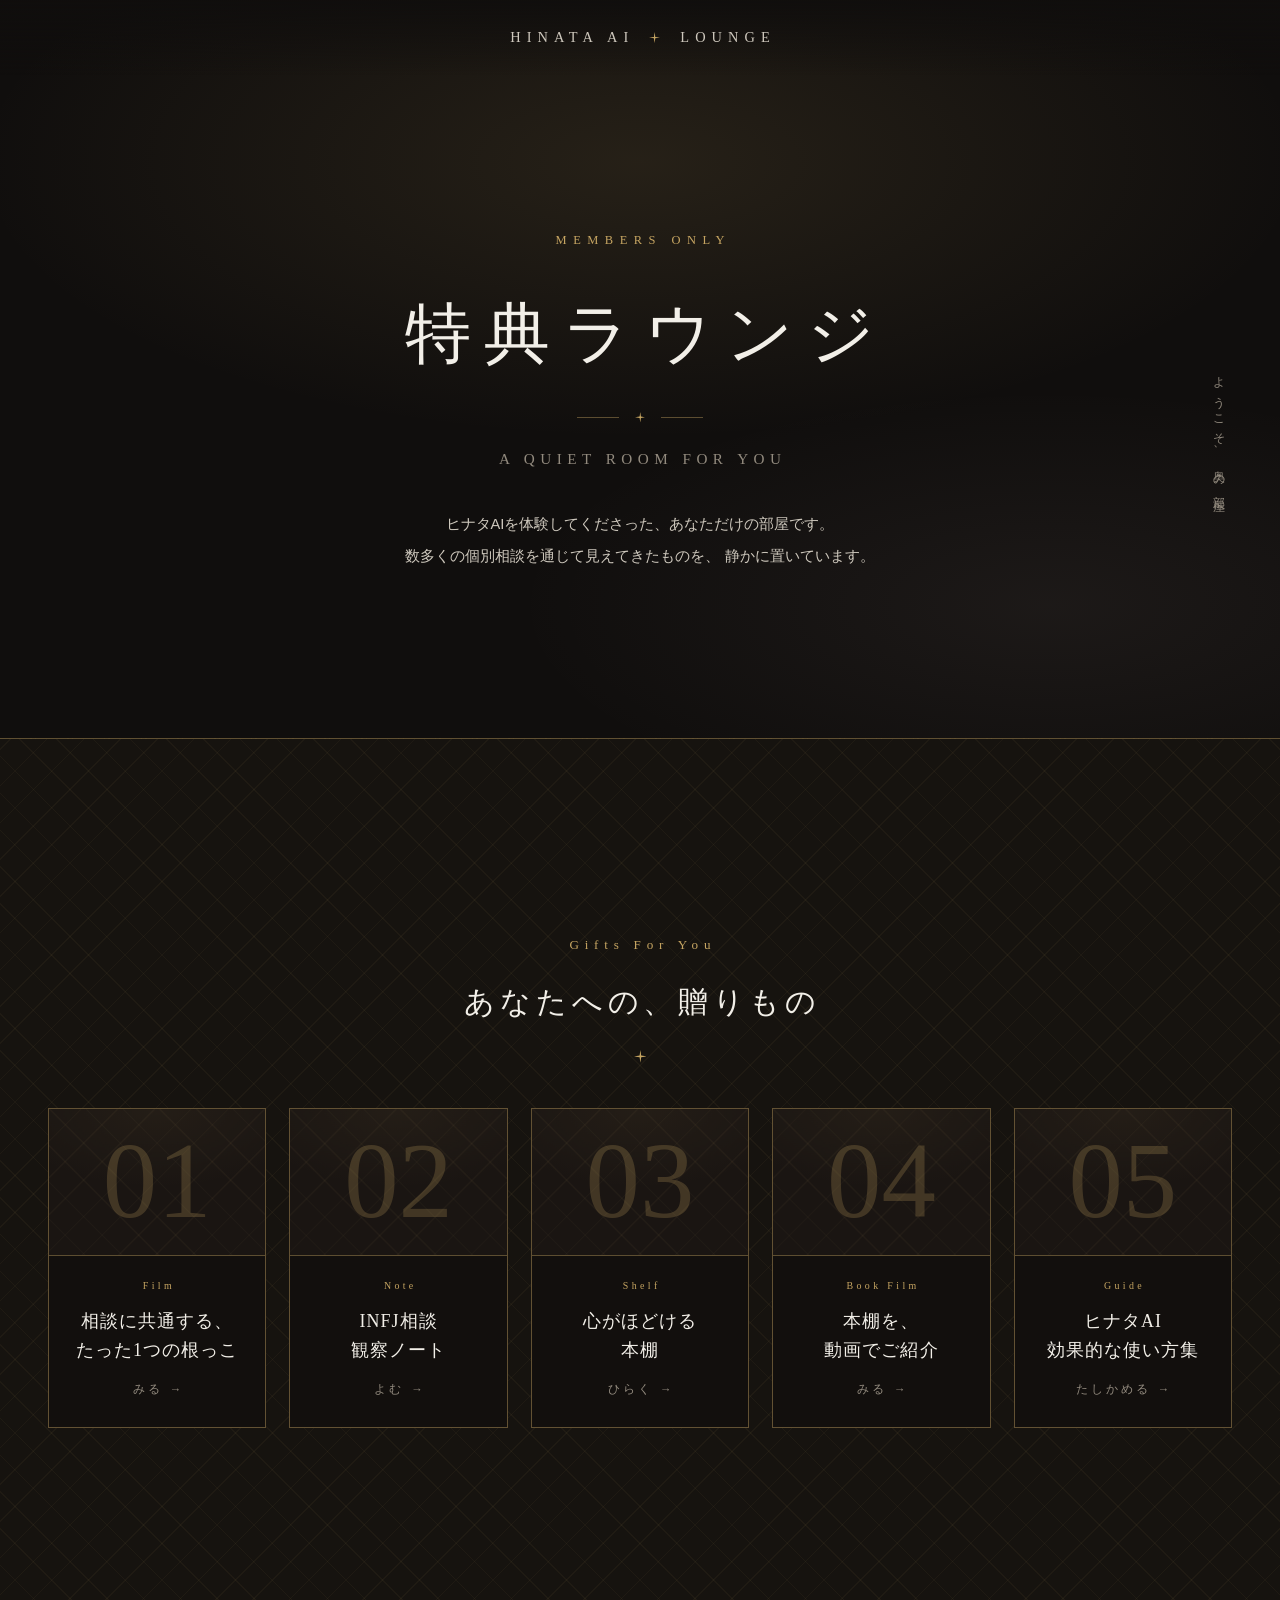
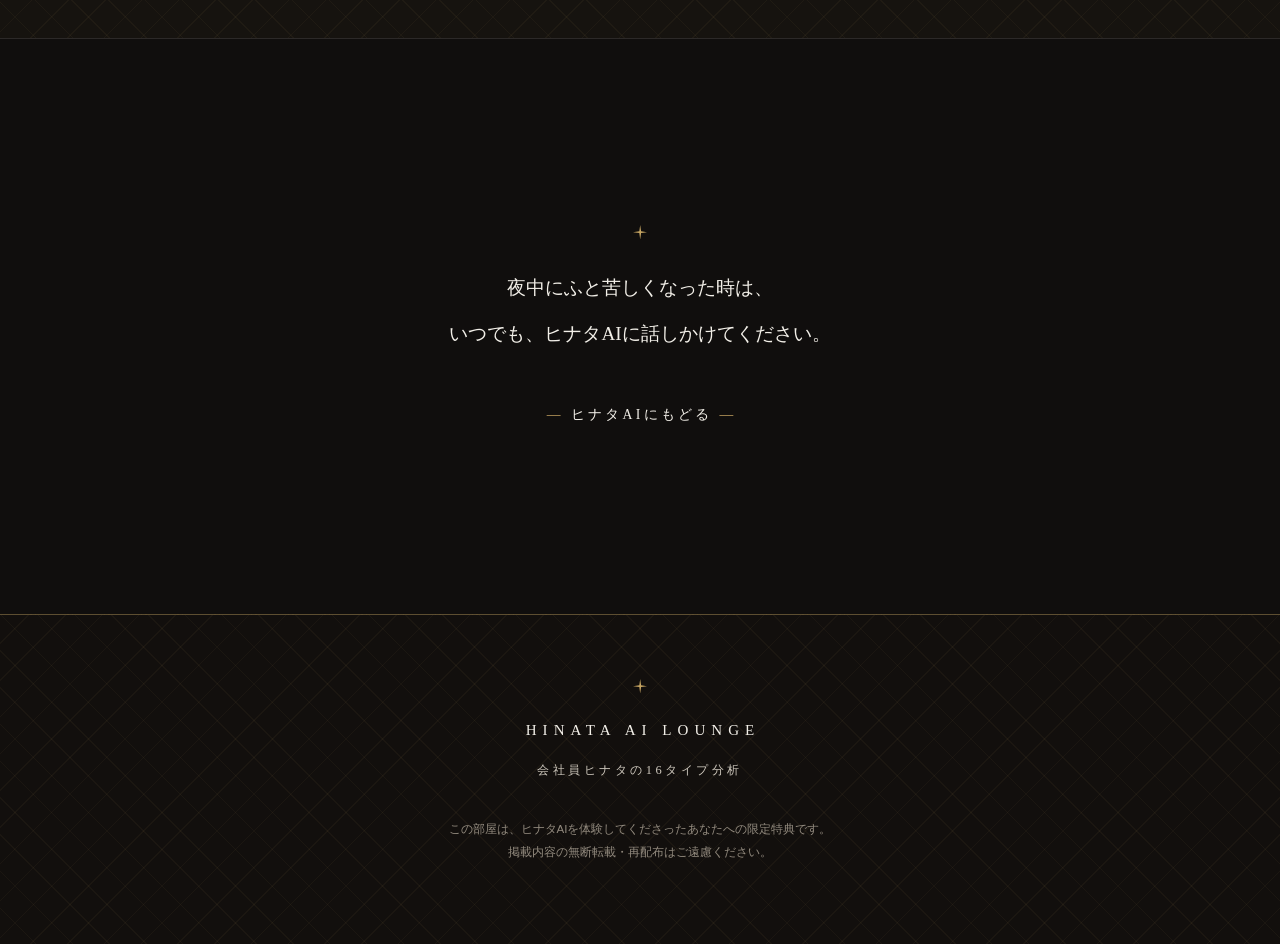
<file: 1gz1r7al/index.html>
<!DOCTYPE html>
<html lang="ja">
<head>
<meta charset="UTF-8">
<meta name="viewport" content="width=device-width, initial-scale=1.0">
<meta name="robots" content="noindex, nofollow">
<title>ヒナタAI 特典ラウンジ</title>
<style>
  /* ============================================================
     ヒナタAI 特典ラウンジ ― トップページ（モック）
     設計方針：Dior noir et or（黒 × 金）のメゾン・コードを翻訳
       ・クチュールの黒地 × アイボリーの白文字 × 金のアクセント
       ・カナージュ（籐編みのダイヤ格子）を tone-on-tone のテクスチャに
       ・ラッキースター（星）を繊細な金のアクセントに
       ・ディド調ハイコントラスト・セリフ（DIOR ロゴの系譜）＋ 明朝
       ・広い余白と、字間の開いた大文字で「クチュールの品格」を出す
     女性寄り7／上質な引き算3。夜のメゾンの、奥の特別な間。
     ============================================================ */

  :root {
    --noir:      #100e0d;   /* 基調：温かいクチュールの黒 */
    --noir-2:    #16130f;   /* セクションの微差 */
    --panel:     #1a1512;   /* パネル面 */
    --panel-2:   #120f0d;   /* パネル下部 */
    --ivory:     #f2efe8;   /* 白文字（温かいアイボリー） */
    --ivory-dim: #cec8bd;
    --muted:     #928a7e;   /* グレージュの抑えた文字 */
    --gold:      #c6a562;   /* ディオール・ゴールド（アクセント） */
    --gold-soft: #d8bd85;
    --hair:      rgba(242, 239, 232, 0.12);
    --hair-gold: rgba(198, 165, 98, 0.42);

    --serif-disp: "Baskerville", "Palatino", "Georgia", "Hiragino Mincho ProN", "YuMincho", "Yu Mincho", serif;
    --serif-ja:   "Hiragino Mincho ProN", "Hiragino Mincho Pro", "YuMincho", "Yu Mincho", serif;
    --sans-ja:    "Hiragino Kaku Gothic ProN", "Hiragino Sans", "YuGothic", "Yu Gothic", sans-serif;

    /* カナージュ（tone-on-tone の金のダイヤ格子） */
    --cannage:
      repeating-linear-gradient(45deg, transparent 0 25px, rgba(198,165,98,0.05) 25px 26px),
      repeating-linear-gradient(-45deg, transparent 0 25px, rgba(198,165,98,0.05) 25px 26px);
  }

  * { box-sizing: border-box; margin: 0; padding: 0; }
  html { scroll-behavior: smooth; }

  body {
    background: var(--noir);
    color: var(--ivory);
    font-family: var(--sans-ja);
    line-height: 1.9;
    -webkit-font-smoothing: antialiased;
    text-rendering: optimizeLegibility;
  }

  /* 星（ラッキースター） */
  .star {
    display: inline-block;
    width: 0.66em; height: 0.66em;
    color: var(--gold);
    vertical-align: middle;
  }

  .en-label {
    font-family: var(--serif-disp);
    font-size: 0.82rem;
    letter-spacing: 0.44em;
    text-indent: 0.44em;
    color: var(--gold);
    font-weight: 400;
  }

  /* ---------- ヘッダー ---------- */
  header.bar {
    position: fixed;
    top: 0; left: 0; right: 0;
    z-index: 10;
    display: flex;
    justify-content: center;
    align-items: center;
    gap: 0.9rem;
    padding: 1.5rem 1rem;
    background: linear-gradient(to bottom, rgba(16,14,13,0.96), rgba(16,14,13,0));
  }
  header.bar .wordmark {
    font-family: var(--serif-disp);
    font-size: 0.9rem;
    letter-spacing: 0.42em;
    text-indent: 0.42em;
    color: var(--ivory-dim);
    text-transform: uppercase;
  }
  header.bar .star { width: 0.7rem; height: 0.7rem; }

  /* ---------- ヒーロー ---------- */
  .hero {
    min-height: 82vh;
    display: flex;
    flex-direction: column;
    justify-content: center;
    align-items: center;
    text-align: center;
    padding: 7rem 1.5rem 3rem;
    position: relative;
    background:
      radial-gradient(72% 52% at 50% 22%, rgba(198,165,98,0.12), transparent 72%),
      radial-gradient(60% 42% at 82% 82%, rgba(231,203,199,0.06), transparent 70%);
  }
  .hero .eyebrow {
    font-family: var(--serif-disp);
    font-size: 0.78rem;
    letter-spacing: 0.52em;
    text-indent: 0.52em;
    color: var(--gold);
    text-transform: uppercase;
    margin-bottom: 2rem;
  }
  .hero h1 {
    font-family: var(--serif-ja);
    font-weight: 500;
    font-size: clamp(2.4rem, 6.6vw, 4.1rem);
    letter-spacing: 0.2em;
    text-indent: 0.2em;
    line-height: 1.5;
    color: var(--ivory);
  }
  .hero .divider {
    display: flex;
    align-items: center;
    gap: 1rem;
    margin: 1.8rem 0 1.4rem;
  }
  .hero .divider .rule { width: 42px; height: 1px; background: var(--hair-gold); }
  .hero .sub {
    font-family: var(--serif-disp);
    font-size: clamp(0.78rem, 2vw, 0.95rem);
    letter-spacing: 0.36em;
    text-indent: 0.36em;
    color: var(--muted);
    text-transform: uppercase;
  }
  .hero .welcome {
    max-width: 30rem;
    font-size: 0.92rem;
    color: var(--ivory-dim);
    line-height: 2.15;
    margin-top: 2.2rem;
  }
  .vertical-note {
    position: absolute;
    right: max(2.2rem, 4vw);
    top: 50%;
    transform: translateY(-50%);
    writing-mode: vertical-rl;
    font-family: var(--serif-ja);
    font-size: 0.72rem;
    letter-spacing: 0.5em;
    color: var(--muted);
  }
  @media (max-width: 820px) { .vertical-note { display: none; } }

  /* ---------- ギャラリー（パネル一望） ---------- */
  .gallery-section {
    min-height: 100vh;
    display: flex;
    flex-direction: column;
    justify-content: center;
    padding: 5rem clamp(1.2rem, 4vw, 3rem) 6rem;
    border-top: 1px solid var(--hair-gold);
    background: var(--noir-2);
    background-image: var(--cannage);
  }
  .gallery-head {
    text-align: center;
    margin-bottom: clamp(2.4rem, 5vh, 3.6rem);
  }
  .gallery-head .en-label { display: block; margin-bottom: 1rem; }
  .gallery-head h2 {
    font-family: var(--serif-ja);
    font-weight: 500;
    font-size: clamp(1.4rem, 3.8vw, 1.9rem);
    letter-spacing: 0.16em;
    text-indent: 0.16em;
    color: var(--ivory);
  }
  .gallery-head .star { margin-top: 1.1rem; width: 0.8rem; height: 0.8rem; }

  .gallery {
    display: grid;
    grid-template-columns: repeat(5, 1fr);
    gap: clamp(0.9rem, 1.8vw, 1.5rem);
    max-width: 1400px;
    margin: 0 auto;
    width: 100%;
  }
  @media (max-width: 900px) { .gallery { grid-template-columns: repeat(2, 1fr); } }
  @media (max-width: 460px) { .gallery { grid-template-columns: 1fr; max-width: 340px; } }

  /* 1枚のパネル（サムネイル） */
  .panel {
    position: relative;
    display: flex;
    flex-direction: column;
    text-decoration: none;
    color: var(--ivory);
    background: var(--panel);
    border: 1px solid var(--hair-gold);
    overflow: hidden;
    transition: transform 0.55s cubic-bezier(.2,.7,.2,1), box-shadow 0.55s ease, border-color 0.55s ease;
    aspect-ratio: 3 / 4.4;
  }
  @media (max-width: 900px) { .panel { aspect-ratio: 3 / 3.4; } }
  @media (max-width: 460px) { .panel { aspect-ratio: 16 / 9; } }

  /* サムネイル画像エリア（今は仮＝カナージュ＋番号。実画像を差し込める）
     例: <div class="panel-media" style="background-image:url('thumb-film.jpg')"></div> */
  .panel-media {
    position: relative;
    flex: 1;
    background-color: var(--panel);
    background-image:
      radial-gradient(120% 90% at 50% 0%, rgba(198,165,98,0.06), transparent 60%),
      var(--cannage);
    background-size: cover;
    background-position: center;
    display: flex;
    align-items: center;
    justify-content: center;
    overflow: hidden;
  }
  .panel-media .big-num {
    font-family: var(--serif-disp);
    font-size: clamp(4.2rem, 10vw, 6.8rem);
    line-height: 1;
    color: rgba(198,165,98,0.24);
    transition: color 0.55s ease, transform 0.7s ease;
  }
  .panel-media::after {
    content: "";
    position: absolute;
    inset: 10px;
    border: 1px solid transparent;
    transition: border-color 0.55s ease;
    pointer-events: none;
  }

  .panel-body {
    padding: 1.3rem 1.2rem 1.5rem;
    border-top: 1px solid var(--hair-gold);
    background: var(--panel-2);
    text-align: center;
  }
  .panel-body .en-label {
    display: block;
    font-size: 0.62rem;
    letter-spacing: 0.34em;
    text-indent: 0.34em;
    margin-bottom: 0.7rem;
  }
  .panel-body h3 {
    font-family: var(--serif-ja);
    font-weight: 500;
    font-size: clamp(0.98rem, 1.5vw, 1.12rem);
    letter-spacing: 0.06em;
    line-height: 1.6;
    min-height: 2.9em;
    display: flex;
    align-items: center;
    justify-content: center;
    color: var(--ivory);
  }
  .panel-more {
    display: inline-block;
    margin-top: 0.9rem;
    font-family: var(--serif-disp);
    font-size: 0.72rem;
    letter-spacing: 0.24em;
    text-indent: 0.24em;
    color: var(--muted);
    transition: color 0.5s ease;
  }
  .panel-more .arrow {
    display: inline-block;
    margin-left: 0.4em;
    transition: transform 0.5s ease;
  }

  .panel:hover, .panel:focus-visible {
    transform: translateY(-8px);
    border-color: var(--gold);
    box-shadow: 0 24px 44px -26px rgba(0,0,0,0.8);
    outline: none;
  }
  .panel:hover .panel-media::after,
  .panel:focus-visible .panel-media::after { border-color: var(--gold); }
  .panel:hover .panel-media .big-num,
  .panel:focus-visible .panel-media .big-num {
    color: rgba(214,189,133,0.5);
    transform: translateY(-4px);
  }
  .panel:hover .panel-more,
  .panel:focus-visible .panel-more { color: var(--gold); }
  .panel:hover .panel-more .arrow,
  .panel:focus-visible .panel-more .arrow { transform: translateX(4px); }

  /* ---------- 結び ---------- */
  .closing {
    min-height: 64vh;
    display: flex;
    flex-direction: column;
    justify-content: center;
    align-items: center;
    text-align: center;
    padding: 6rem 1.5rem;
    border-top: 1px solid var(--hair);
  }
  .closing .star { width: 0.9rem; height: 0.9rem; margin-bottom: 1.6rem; }
  .closing p {
    font-family: var(--serif-ja);
    font-size: clamp(1rem, 2.6vw, 1.2rem);
    line-height: 2.4;
    color: var(--ivory);
    max-width: 28rem;
  }
  .closing .ai-link {
    display: inline-block;
    margin-top: 2.8rem;
    font-family: var(--serif-disp);
    font-size: 0.86rem;
    letter-spacing: 0.24em;
    text-indent: 0.24em;
    color: var(--ivory);
    text-decoration: none;
    transition: color 0.5s ease, letter-spacing 0.5s ease;
  }
  .closing .ai-link::before { content: "— "; color: var(--gold); }
  .closing .ai-link::after  { content: " —"; color: var(--gold); }
  .closing .ai-link:hover { color: var(--gold); letter-spacing: 0.3em; }

  /* ---------- フッター ---------- */
  footer {
    text-align: center;
    padding: 4rem 1.5rem 5rem;
    border-top: 1px solid var(--hair-gold);
    background: var(--panel-2);
    background-image: var(--cannage);
  }
  footer .star { width: 0.9rem; height: 0.9rem; margin-bottom: 1.4rem; }
  footer .mark {
    font-family: var(--serif-disp);
    font-size: 0.94rem;
    letter-spacing: 0.4em;
    text-indent: 0.4em;
    color: var(--ivory);
    text-transform: uppercase;
  }
  footer .mark-ja {
    font-family: var(--serif-ja);
    font-size: 0.78rem;
    letter-spacing: 0.28em;
    color: var(--ivory-dim);
    margin-top: 0.9rem;
  }
  footer .fine {
    margin-top: 2.2rem;
    font-size: 0.72rem;
    color: var(--muted);
    line-height: 2;
  }

  /* ---------- 登場（load時のみ・控えめ） ---------- */
  @media (prefers-reduced-motion: no-preference) {
    .hero > * { opacity: 0; transform: translateY(14px); animation: rise 1.1s ease forwards; }
    .hero .eyebrow { animation-delay: 0.1s; }
    .hero h1 { animation-delay: 0.3s; }
    .hero .divider { animation-delay: 0.5s; }
    .hero .sub { animation-delay: 0.6s; }
    .hero .welcome { animation-delay: 0.85s; }
    .vertical-note { animation-delay: 1.05s; }
    @keyframes rise { to { opacity: 1; transform: translateY(0); } }
  }
</style>
</head>
<body>

  <!-- 星のSVG（ラッキースター）を再利用 -->
  <svg width="0" height="0" style="position:absolute" aria-hidden="true">
    <symbol id="etoile" viewBox="0 0 24 24">
      <path d="M12 0 L13.5 10.5 L24 12 L13.5 13.5 L12 24 L10.5 13.5 L0 12 L10.5 10.5 Z" fill="currentColor"/>
    </symbol>
  </svg>

  <header class="bar">
    <div class="wordmark">Hinata AI</div>
    <svg class="star"><use href="#etoile"/></svg>
    <div class="wordmark">Lounge</div>
  </header>

  <!-- ============ ヒーロー ============ -->
  <section class="hero">
    <p class="eyebrow">Members Only</p>
    <h1>特典ラウンジ</h1>
    <div class="divider">
      <span class="rule"></span>
      <svg class="star"><use href="#etoile"/></svg>
      <span class="rule"></span>
    </div>
    <p class="sub">A Quiet Room For You</p>
    <p class="welcome">
      ヒナタAIを体験してくださった、あなただけの部屋です。<br>
      数多くの個別相談を通じて見えてきたものを、
      静かに置いています。
    </p>
    <div class="vertical-note">ようこそ、奥の部屋へ</div>
  </section>

  <!-- ============ ギャラリー ============ -->
  <section class="gallery-section">
    <div class="gallery-head">
      <span class="en-label">Gifts For You</span>
      <h2>あなたへの、贈りもの</h2>
      <svg class="star"><use href="#etoile"/></svg>
    </div>

    <div class="gallery">

      <!-- 動画 -->
      <a class="panel" href="film.html">
        <div class="panel-media"><span class="big-num">01</span></div>
        <div class="panel-body">
          <span class="en-label">Film</span>
          <h3>相談に共通する、<br>たった1つの根っこ</h3>
          <span class="panel-more">みる<span class="arrow">→</span></span>
        </div>
      </a>

      <!-- 観察ノート -->
      <a class="panel" href="note.html">
        <div class="panel-media"><span class="big-num">02</span></div>
        <div class="panel-body">
          <span class="en-label">Note</span>
          <h3>INFJ相談<br>観察ノート</h3>
          <span class="panel-more">よむ<span class="arrow">→</span></span>
        </div>
      </a>

      <!-- 本棚 -->
      <a class="panel" href="shelf.html">
        <div class="panel-media"><span class="big-num">03</span></div>
        <div class="panel-body">
          <span class="en-label">Shelf</span>
          <h3>心がほどける<br>本棚</h3>
          <span class="panel-more">ひらく<span class="arrow">→</span></span>
        </div>
      </a>

      <!-- 本棚（動画版） -->
      <a class="panel" href="bookfilm.html">
        <div class="panel-media"><span class="big-num">04</span></div>
        <div class="panel-body">
          <span class="en-label">Book Film</span>
          <h3>本棚を、<br>動画でご紹介</h3>
          <span class="panel-more">みる<span class="arrow">→</span></span>
        </div>
      </a>

      <!-- 使い方 -->
      <a class="panel" href="guide.html">
        <div class="panel-media"><span class="big-num">05</span></div>
        <div class="panel-body">
          <span class="en-label">Guide</span>
          <h3>ヒナタAI<br>効果的な使い方集</h3>
          <span class="panel-more">たしかめる<span class="arrow">→</span></span>
        </div>
      </a>

    </div>
  </section>

  <!-- ============ 結び ============ -->
  <section class="closing">
    <svg class="star"><use href="#etoile"/></svg>
    <p>
      夜中にふと苦しくなった時は、<br>
      いつでも、ヒナタAIに話しかけてください。
    </p>
    <a class="ai-link" href="https://line.me/R/ti/p/@401owdrs" target="_blank" rel="noopener">ヒナタAIにもどる</a>
  </section>

  <!-- ============ フッター ============ -->
  <footer>
    <svg class="star"><use href="#etoile"/></svg>
    <div class="mark">Hinata AI Lounge</div>
    <div class="mark-ja">会社員ヒナタの16タイプ分析</div>
    <p class="fine">
      この部屋は、ヒナタAIを体験してくださったあなたへの限定特典です。<br>
      掲載内容の無断転載・再配布はご遠慮ください。
    </p>
  </footer>

</body>
</html>
</file>
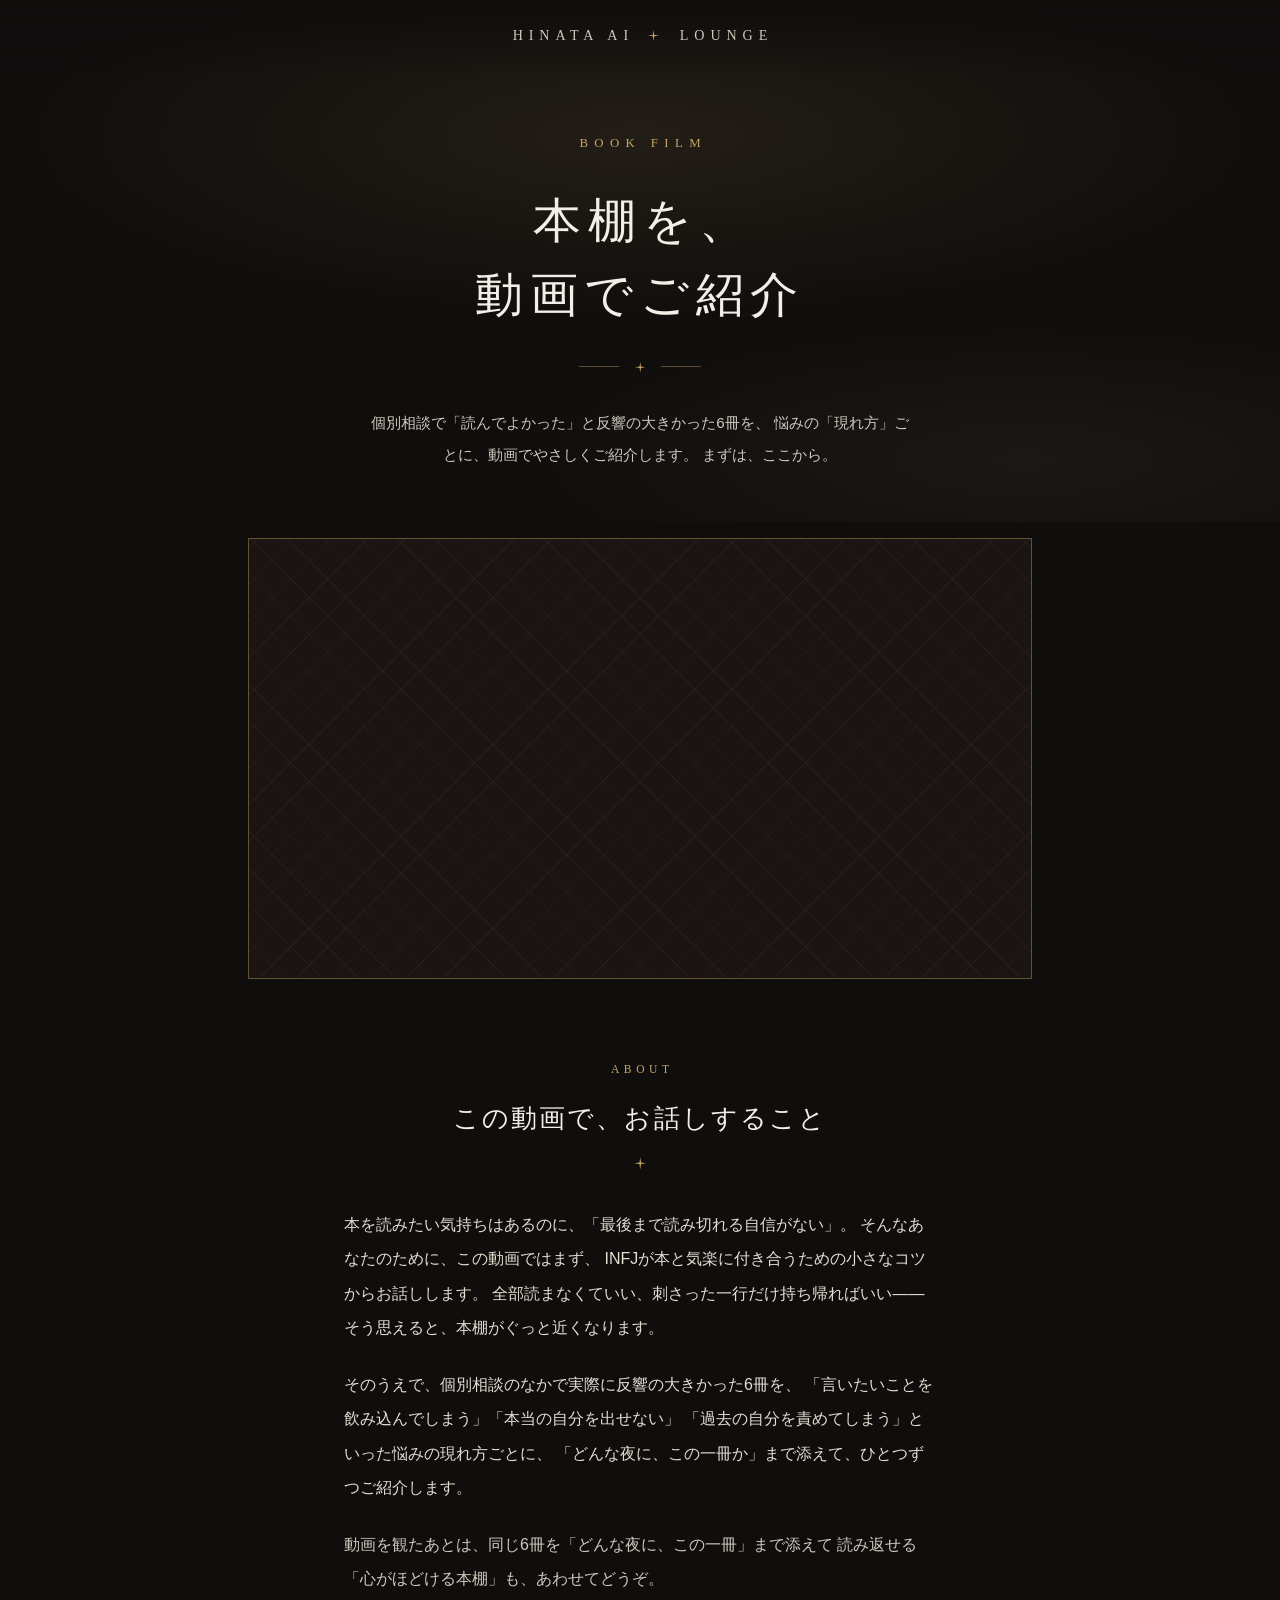
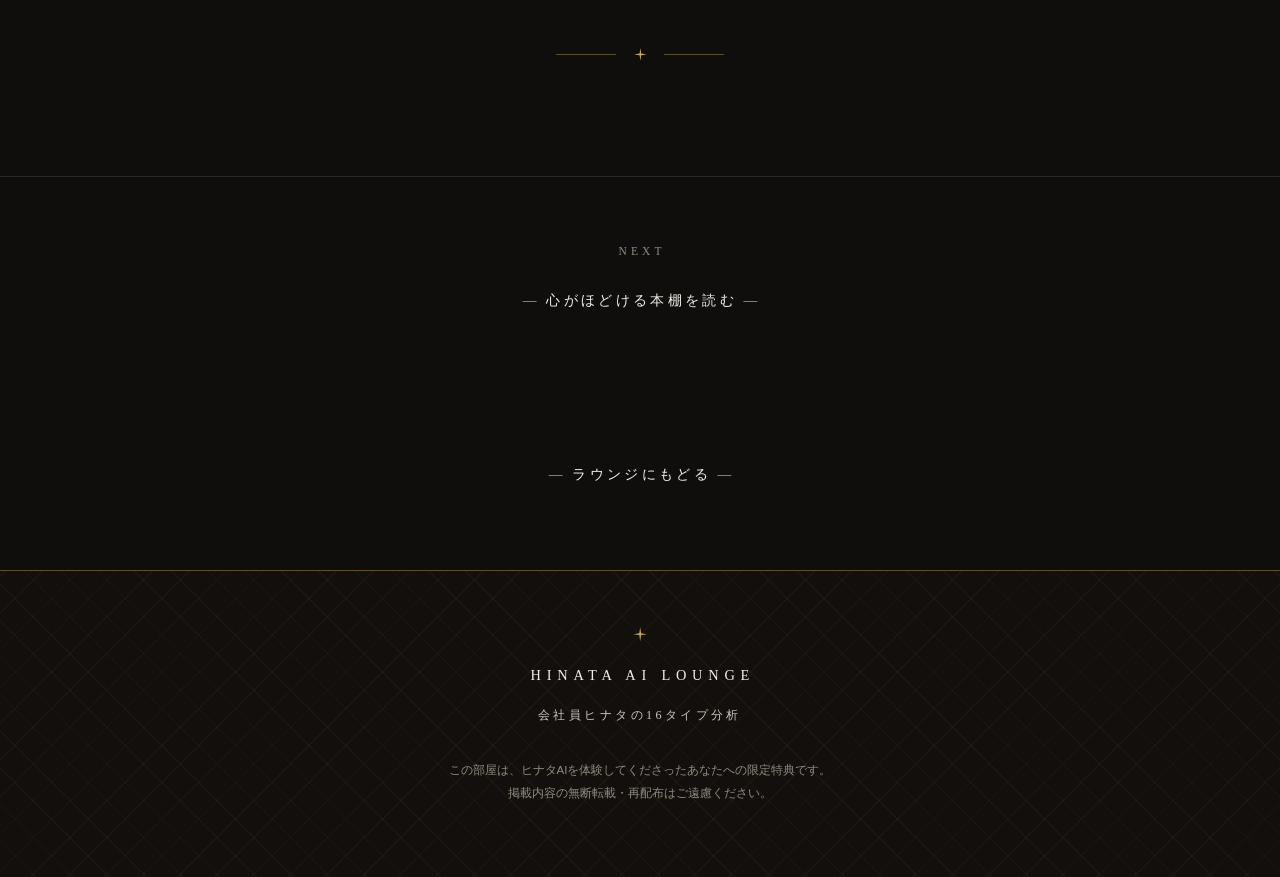
<file: 1gz1r7al/bookfilm.html>
<!DOCTYPE html>
<html lang="ja">
<head>
<meta charset="UTF-8">
<meta name="viewport" content="width=device-width, initial-scale=1.0">
<meta name="robots" content="noindex, nofollow">
<title>本棚を、動画でご紹介｜ヒナタAI 特典ラウンジ</title>
<link rel="stylesheet" href="lounge.css">
</head>
<body>

  <svg width="0" height="0" style="position:absolute" aria-hidden="true">
    <symbol id="etoile" viewBox="0 0 24 24">
      <path d="M12 0 L13.5 10.5 L24 12 L13.5 13.5 L12 24 L10.5 13.5 L0 12 L10.5 10.5 Z" fill="currentColor"/>
    </symbol>
  </svg>

  <header class="bar">
    <a class="home" href="index.html">
      <span class="wordmark">Hinata AI</span>
      <svg class="star"><use href="#etoile"/></svg>
      <span class="wordmark">Lounge</span>
    </a>
  </header>

  <section class="page-hero">
    <p class="eyebrow">Book Film</p>
    <h1>本棚を、<br>動画でご紹介</h1>
    <div class="divider">
      <span class="rule"></span>
      <svg class="star"><use href="#etoile"/></svg>
      <span class="rule"></span>
    </div>
    <p class="lead">
      個別相談で「読んでよかった」と反響の大きかった6冊を、
      悩みの「現れ方」ごとに、動画でやさしくご紹介します。
      まずは、ここから。
    </p>
  </section>

  <div class="video-wrap">
    <div class="video-frame">
      <iframe
        src="https://www.youtube-nocookie.com/embed/P7aJLfZAQgs?rel=0"
        title="個別相談で本当に効いた、INFJの本棚"
        allow="accelerometer; autoplay; clipboard-write; encrypted-media; gyroscope; picture-in-picture; web-share"
        allowfullscreen></iframe>
    </div>
  </div>

  <section class="reading">
    <div class="chapter">
      <span class="ch-label">About</span>
      <h2>この動画で、お話しすること</h2>
      <svg class="star"><use href="#etoile"/></svg>
    </div>
    <p>
      本を読みたい気持ちはあるのに、「最後まで読み切れる自信がない」。
      そんなあなたのために、この動画ではまず、
      INFJが本と気楽に付き合うための小さなコツからお話しします。
      全部読まなくていい、刺さった一行だけ持ち帰ればいい――
      そう思えると、本棚がぐっと近くなります。
    </p>
    <p>
      そのうえで、個別相談のなかで実際に反響の大きかった6冊を、
      「言いたいことを飲み込んでしまう」「本当の自分を出せない」
      「過去の自分を責めてしまう」といった悩みの現れ方ごとに、
      「どんな夜に、この一冊か」まで添えて、ひとつずつご紹介します。
    </p>
    <p class="tail">
      動画を観たあとは、同じ6冊を「どんな夜に、この一冊」まで添えて
      読み返せる「心がほどける本棚」も、あわせてどうぞ。
    </p>

    <div class="rule-star">
      <span class="rule"></span>
      <svg class="star"><use href="#etoile"/></svg>
      <span class="rule"></span>
    </div>
  </section>

  <section class="next">
    <p class="n-label">Next</p>
    <div class="back" style="padding-top:1.4rem;">
      <a href="shelf.html">心がほどける本棚を読む</a>
    </div>
  </section>

  <div class="back">
    <a href="index.html">ラウンジにもどる</a>
  </div>

  <footer>
    <svg class="star"><use href="#etoile"/></svg>
    <div class="mark">Hinata AI Lounge</div>
    <div class="mark-ja">会社員ヒナタの16タイプ分析</div>
    <p class="fine">
      この部屋は、ヒナタAIを体験してくださったあなたへの限定特典です。<br>
      掲載内容の無断転載・再配布はご遠慮ください。
    </p>
  </footer>

</body>
</html>
</file>
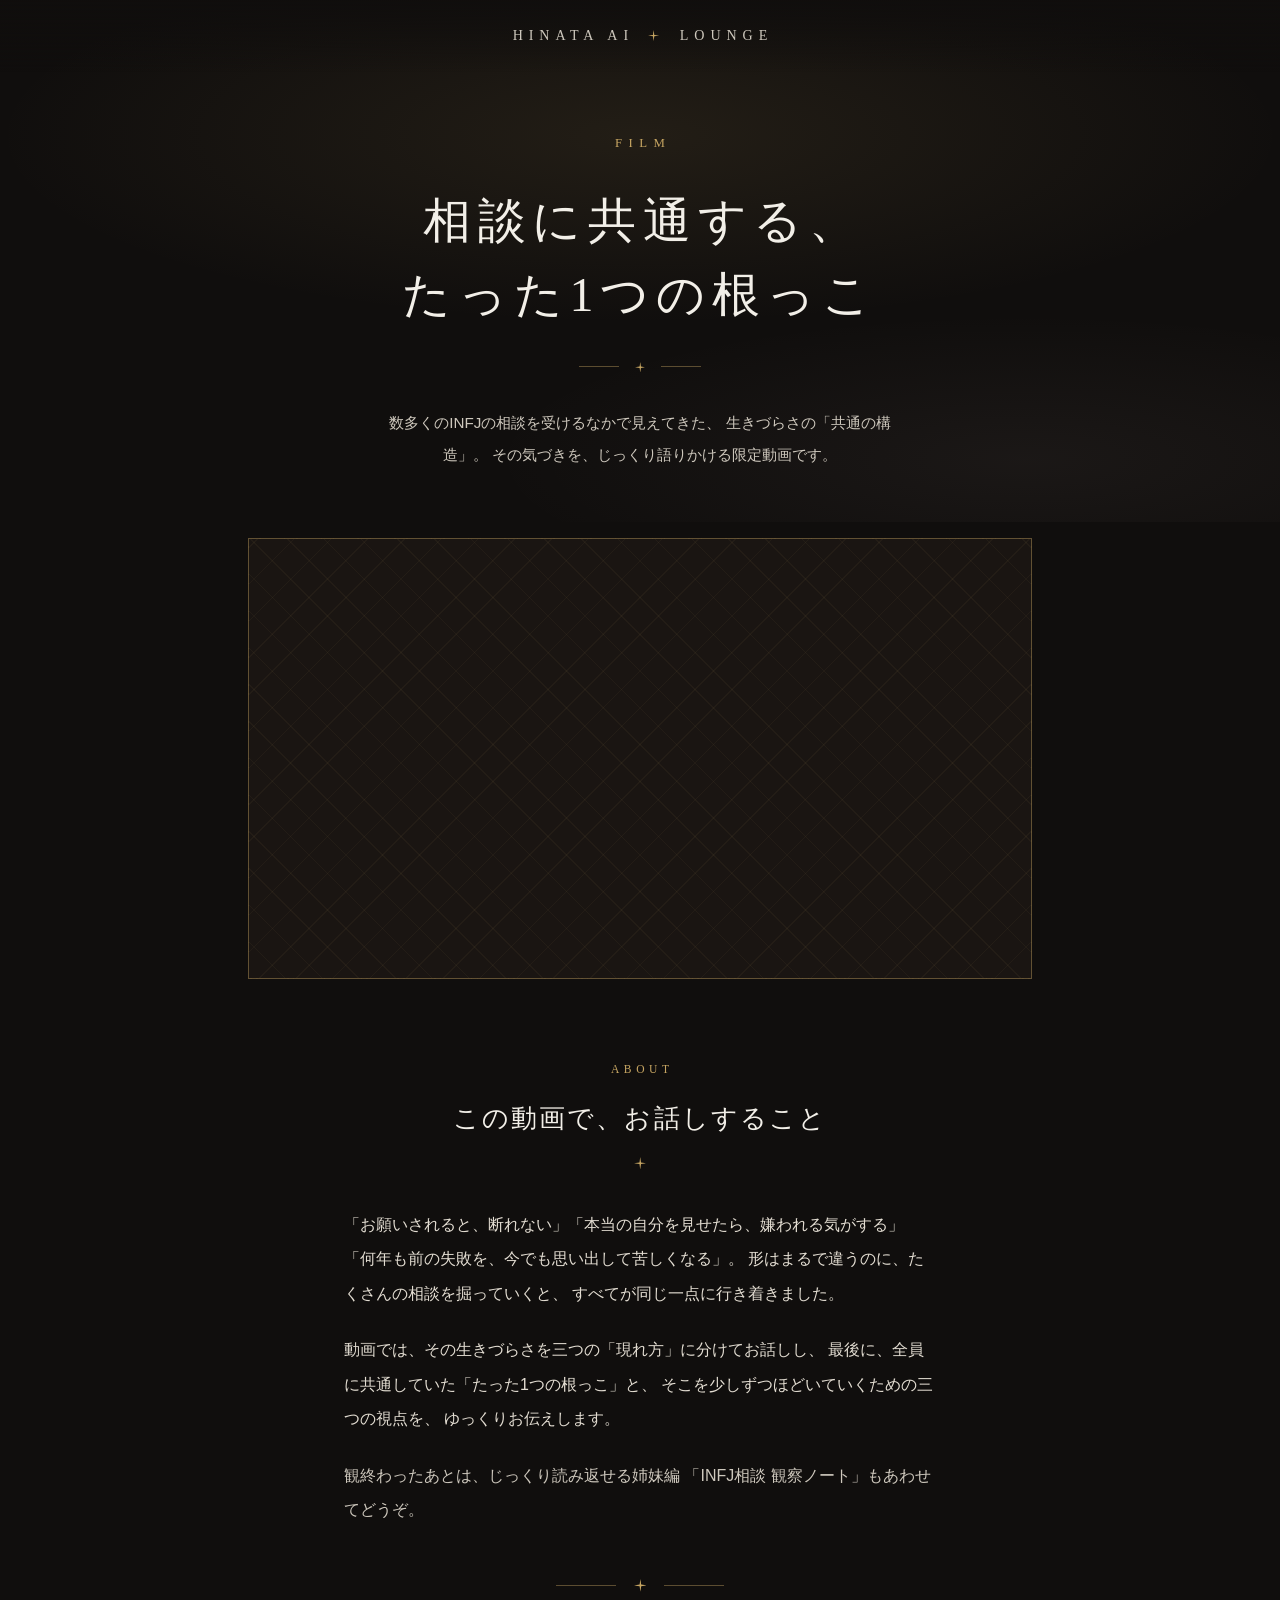
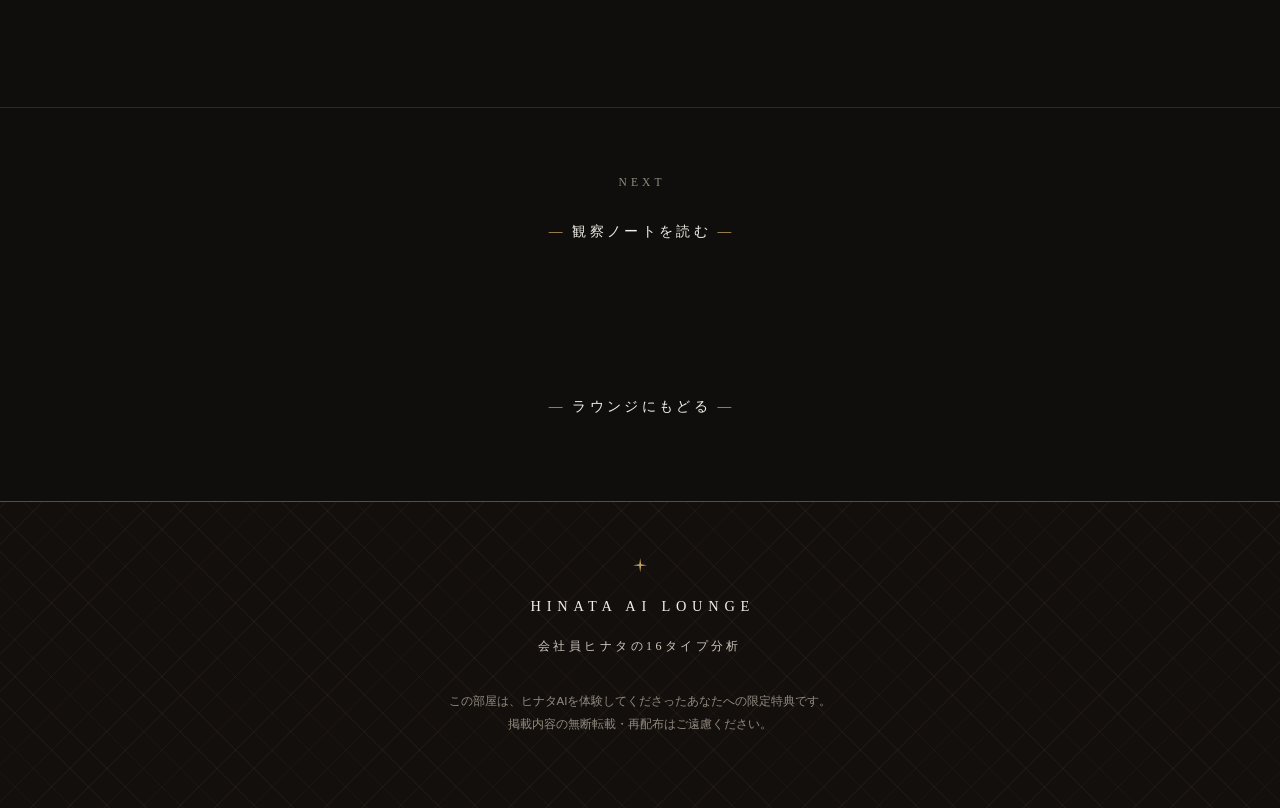
<file: 1gz1r7al/film.html>
<!DOCTYPE html>
<html lang="ja">
<head>
<meta charset="UTF-8">
<meta name="viewport" content="width=device-width, initial-scale=1.0">
<meta name="robots" content="noindex, nofollow">
<title>相談に共通する、たった1つの根っこ｜ヒナタAI 特典ラウンジ</title>
<link rel="stylesheet" href="lounge.css">
</head>
<body>

  <svg width="0" height="0" style="position:absolute" aria-hidden="true">
    <symbol id="etoile" viewBox="0 0 24 24">
      <path d="M12 0 L13.5 10.5 L24 12 L13.5 13.5 L12 24 L10.5 13.5 L0 12 L10.5 10.5 Z" fill="currentColor"/>
    </symbol>
  </svg>

  <header class="bar">
    <a class="home" href="index.html">
      <span class="wordmark">Hinata AI</span>
      <svg class="star"><use href="#etoile"/></svg>
      <span class="wordmark">Lounge</span>
    </a>
  </header>

  <section class="page-hero">
    <p class="eyebrow">Film</p>
    <h1>相談に共通する、<br>たった1つの根っこ</h1>
    <div class="divider">
      <span class="rule"></span>
      <svg class="star"><use href="#etoile"/></svg>
      <span class="rule"></span>
    </div>
    <p class="lead">
      数多くのINFJの相談を受けるなかで見えてきた、
      生きづらさの「共通の構造」。
      その気づきを、じっくり語りかける限定動画です。
    </p>
  </section>

  <div class="video-wrap">
    <div class="video-frame">
      <iframe
        src="https://www.youtube-nocookie.com/embed/6jysVD2FZc8?rel=0"
        title="INFJの相談に共通していた たった1つの根っこ"
        allow="accelerometer; autoplay; clipboard-write; encrypted-media; gyroscope; picture-in-picture; web-share"
        allowfullscreen></iframe>
    </div>
  </div>

  <section class="reading">
    <div class="chapter">
      <span class="ch-label">About</span>
      <h2>この動画で、お話しすること</h2>
      <svg class="star"><use href="#etoile"/></svg>
    </div>
    <p>
      「お願いされると、断れない」「本当の自分を見せたら、嫌われる気がする」
      「何年も前の失敗を、今でも思い出して苦しくなる」。
      形はまるで違うのに、たくさんの相談を掘っていくと、
      すべてが同じ一点に行き着きました。
    </p>
    <p>
      動画では、その生きづらさを三つの「現れ方」に分けてお話しし、
      最後に、全員に共通していた「たった1つの根っこ」と、
      そこを少しずつほどいていくための三つの視点を、
      ゆっくりお伝えします。
    </p>
    <p class="tail">
      観終わったあとは、じっくり読み返せる姉妹編
      「INFJ相談 観察ノート」もあわせてどうぞ。
    </p>

    <div class="rule-star">
      <span class="rule"></span>
      <svg class="star"><use href="#etoile"/></svg>
      <span class="rule"></span>
    </div>
  </section>

  <section class="next">
    <p class="n-label">Next</p>
    <div class="back" style="padding-top:1.4rem;">
      <a href="note.html">観察ノートを読む</a>
    </div>
  </section>

  <div class="back">
    <a href="index.html">ラウンジにもどる</a>
  </div>

  <footer>
    <svg class="star"><use href="#etoile"/></svg>
    <div class="mark">Hinata AI Lounge</div>
    <div class="mark-ja">会社員ヒナタの16タイプ分析</div>
    <p class="fine">
      この部屋は、ヒナタAIを体験してくださったあなたへの限定特典です。<br>
      掲載内容の無断転載・再配布はご遠慮ください。
    </p>
  </footer>

</body>
</html>
</file>
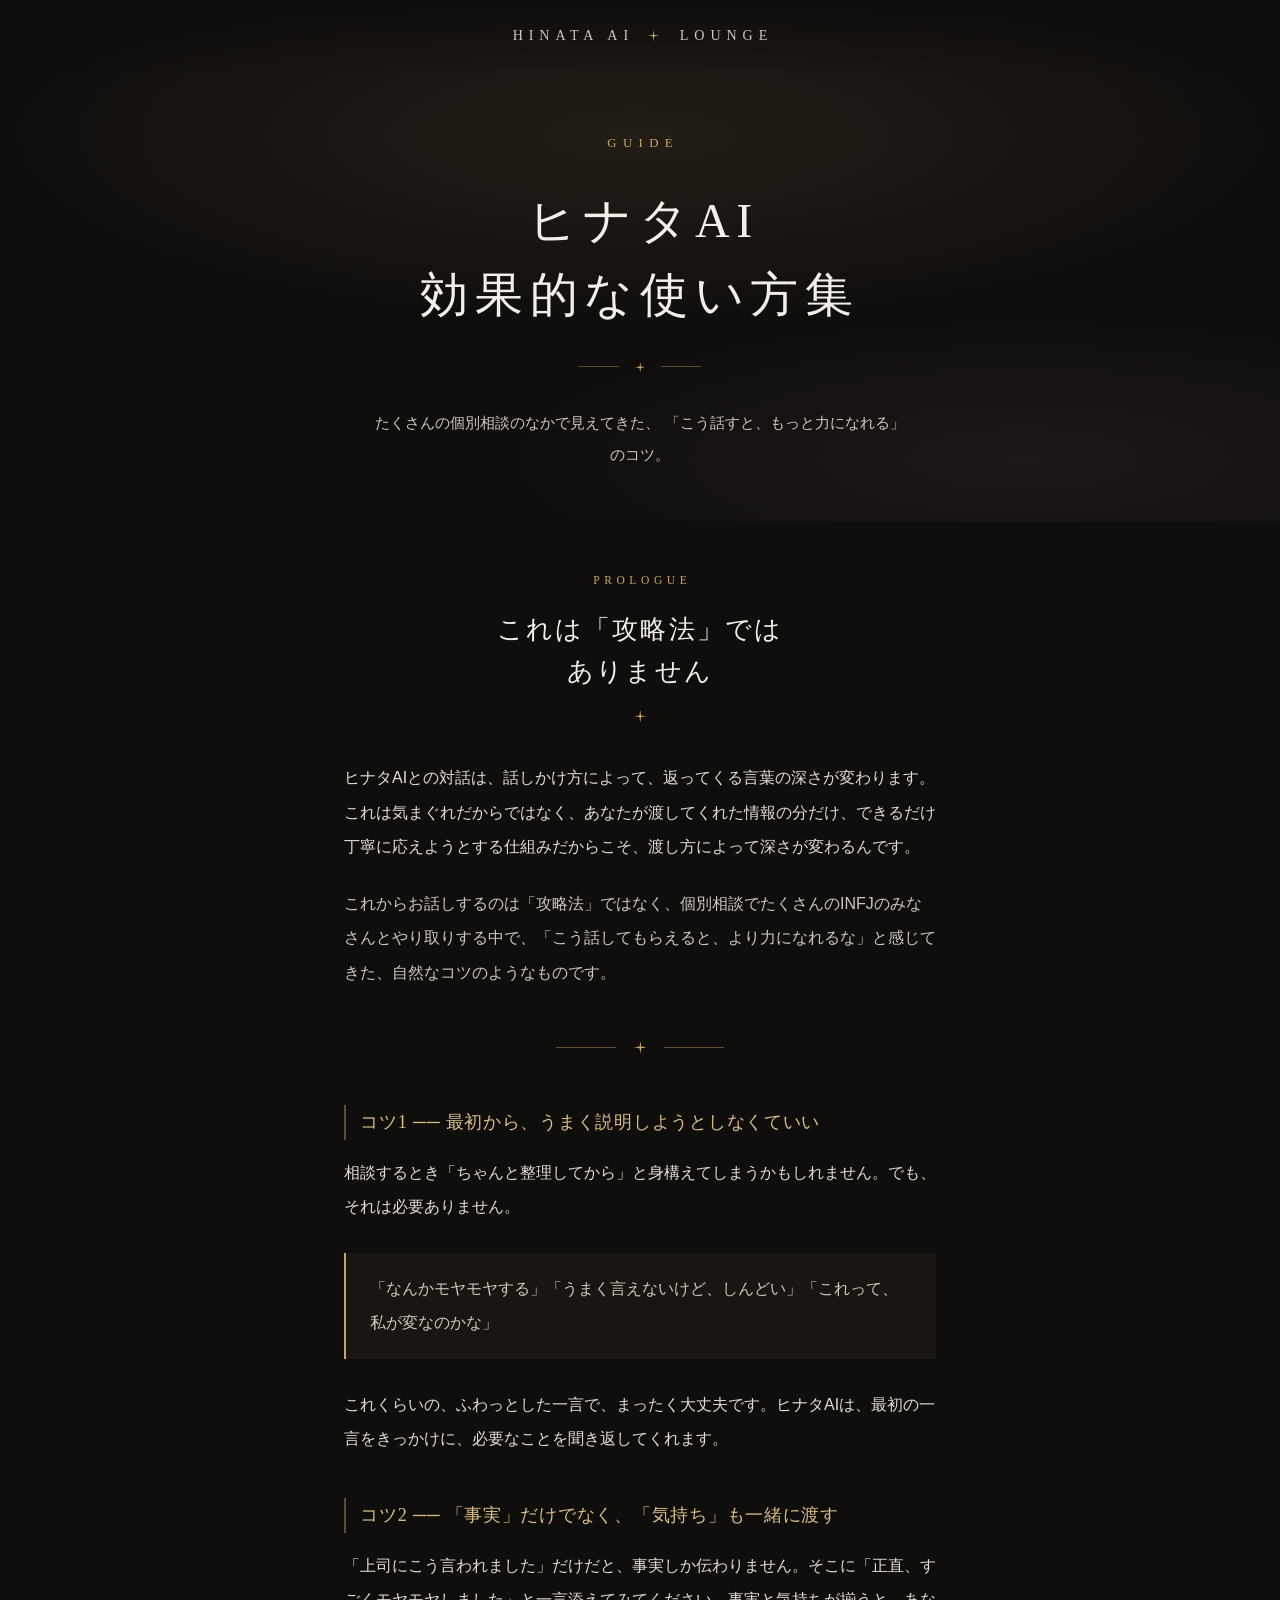
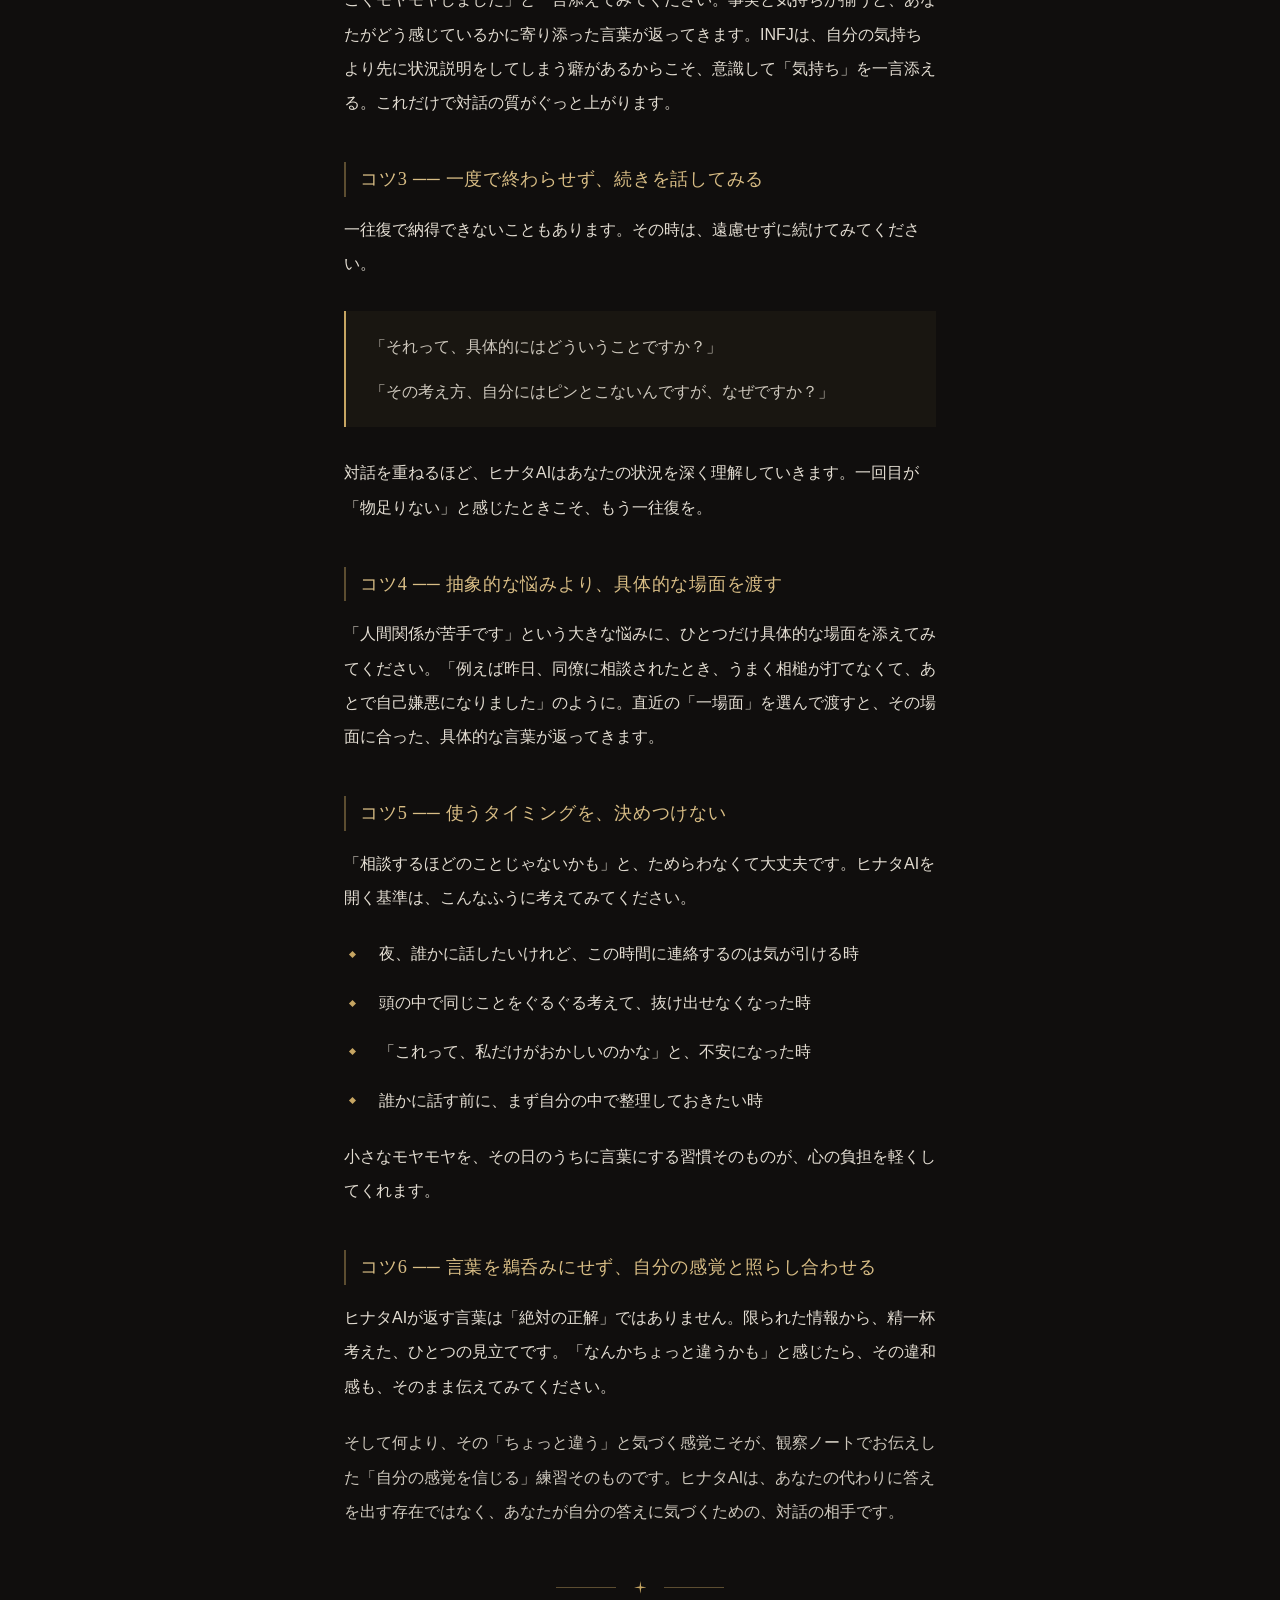
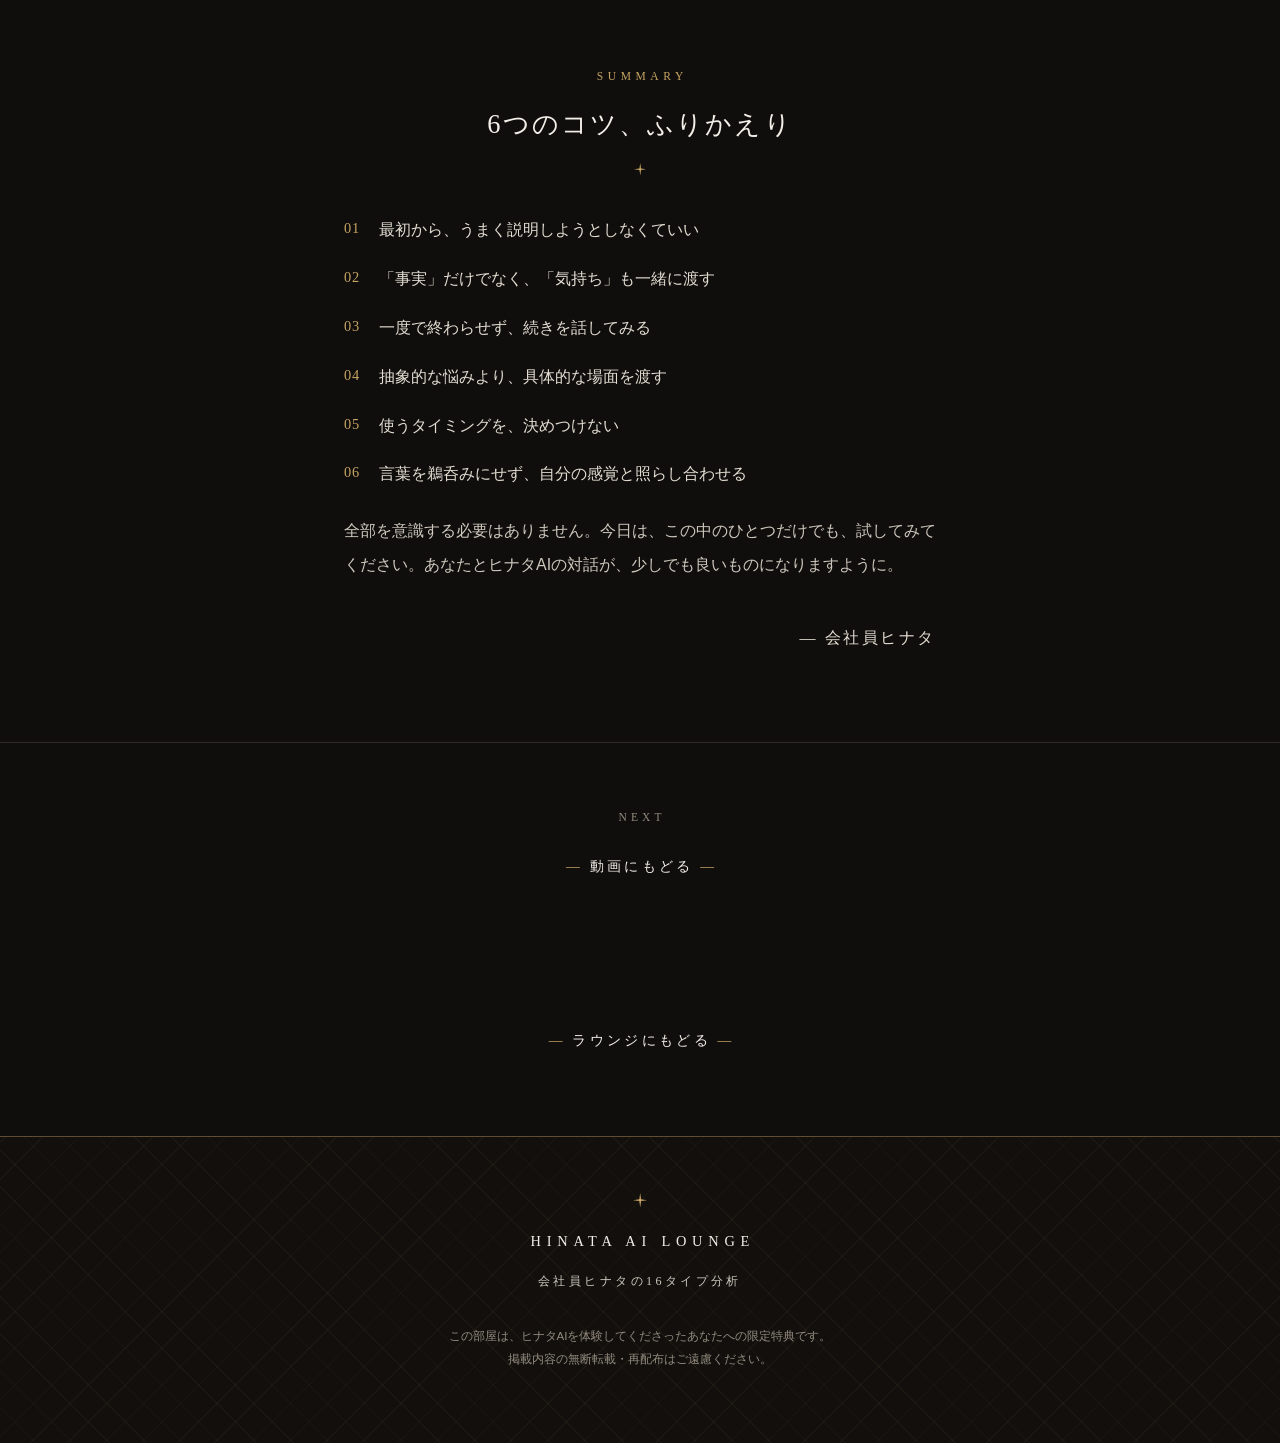
<file: 1gz1r7al/guide.html>
<!DOCTYPE html>
<html lang="ja">
<head>
<meta charset="UTF-8">
<meta name="viewport" content="width=device-width, initial-scale=1.0">
<meta name="robots" content="noindex, nofollow">
<title>ヒナタAI 効果的な使い方集｜ヒナタAI 特典ラウンジ</title>
<link rel="stylesheet" href="lounge.css">
</head>
<body>

  <svg width="0" height="0" style="position:absolute" aria-hidden="true">
    <symbol id="etoile" viewBox="0 0 24 24">
      <path d="M12 0 L13.5 10.5 L24 12 L13.5 13.5 L12 24 L10.5 13.5 L0 12 L10.5 10.5 Z" fill="currentColor"/>
    </symbol>
  </svg>

  <header class="bar">
    <a class="home" href="index.html">
      <span class="wordmark">Hinata AI</span>
      <svg class="star"><use href="#etoile"/></svg>
      <span class="wordmark">Lounge</span>
    </a>
  </header>

  <section class="page-hero">
    <p class="eyebrow">Guide</p>
    <h1>ヒナタAI<br>効果的な使い方集</h1>
    <div class="divider">
      <span class="rule"></span>
      <svg class="star"><use href="#etoile"/></svg>
      <span class="rule"></span>
    </div>
    <p class="lead">
      たくさんの個別相談のなかで見えてきた、
      「こう話すと、もっと力になれる」のコツ。
    </p>
  </section>

  <article class="reading">

    <div class="chapter">
      <span class="ch-label">Prologue</span>
      <h2>これは「攻略法」では<br>ありません</h2>
      <svg class="star"><use href="#etoile"/></svg>
    </div>
    <p>ヒナタAIとの対話は、話しかけ方によって、返ってくる言葉の深さが変わります。これは気まぐれだからではなく、あなたが渡してくれた情報の分だけ、できるだけ丁寧に応えようとする仕組みだからこそ、渡し方によって深さが変わるんです。</p>
    <p class="tail">これからお話しするのは「攻略法」ではなく、個別相談でたくさんのINFJのみなさんとやり取りする中で、「こう話してもらえると、より力になれるな」と感じてきた、自然なコツのようなものです。</p>

    <div class="rule-star"><span class="rule"></span><svg class="star"><use href="#etoile"/></svg><span class="rule"></span></div>

    <h3>コツ1 ── 最初から、うまく説明しようとしなくていい</h3>
    <p>相談するとき「ちゃんと整理してから」と身構えてしまうかもしれません。でも、それは必要ありません。</p>
    <div class="voice">
      <p>「なんかモヤモヤする」「うまく言えないけど、しんどい」「これって、私が変なのかな」</p>
    </div>
    <p>これくらいの、ふわっとした一言で、まったく大丈夫です。ヒナタAIは、最初の一言をきっかけに、必要なことを聞き返してくれます。</p>

    <h3>コツ2 ── 「事実」だけでなく、「気持ち」も一緒に渡す</h3>
    <p>「上司にこう言われました」だけだと、事実しか伝わりません。そこに「正直、すごくモヤモヤしました」と一言添えてみてください。事実と気持ちが揃うと、あなたがどう感じているかに寄り添った言葉が返ってきます。INFJは、自分の気持ちより先に状況説明をしてしまう癖があるからこそ、意識して「気持ち」を一言添える。これだけで対話の質がぐっと上がります。</p>

    <h3>コツ3 ── 一度で終わらせず、続きを話してみる</h3>
    <p>一往復で納得できないこともあります。その時は、遠慮せずに続けてみてください。</p>
    <div class="voice">
      <p>「それって、具体的にはどういうことですか？」</p>
      <p>「その考え方、自分にはピンとこないんですが、なぜですか？」</p>
    </div>
    <p>対話を重ねるほど、ヒナタAIはあなたの状況を深く理解していきます。一回目が「物足りない」と感じたときこそ、もう一往復を。</p>

    <h3>コツ4 ── 抽象的な悩みより、具体的な場面を渡す</h3>
    <p>「人間関係が苦手です」という大きな悩みに、ひとつだけ具体的な場面を添えてみてください。「例えば昨日、同僚に相談されたとき、うまく相槌が打てなくて、あとで自己嫌悪になりました」のように。直近の「一場面」を選んで渡すと、その場面に合った、具体的な言葉が返ってきます。</p>

    <h3>コツ5 ── 使うタイミングを、決めつけない</h3>
    <p>「相談するほどのことじゃないかも」と、ためらわなくて大丈夫です。ヒナタAIを開く基準は、こんなふうに考えてみてください。</p>
    <ul class="plain">
      <li>夜、誰かに話したいけれど、この時間に連絡するのは気が引ける時</li>
      <li>頭の中で同じことをぐるぐる考えて、抜け出せなくなった時</li>
      <li>「これって、私だけがおかしいのかな」と、不安になった時</li>
      <li>誰かに話す前に、まず自分の中で整理しておきたい時</li>
    </ul>
    <p>小さなモヤモヤを、その日のうちに言葉にする習慣そのものが、心の負担を軽くしてくれます。</p>

    <h3>コツ6 ── 言葉を鵜呑みにせず、自分の感覚と照らし合わせる</h3>
    <p>ヒナタAIが返す言葉は「絶対の正解」ではありません。限られた情報から、精一杯考えた、ひとつの見立てです。「なんかちょっと違うかも」と感じたら、その違和感も、そのまま伝えてみてください。</p>
    <p class="tail">そして何より、その「ちょっと違う」と気づく感覚こそが、観察ノートでお伝えした「自分の感覚を信じる」練習そのものです。ヒナタAIは、あなたの代わりに答えを出す存在ではなく、あなたが自分の答えに気づくための、対話の相手です。</p>

    <div class="rule-star"><span class="rule"></span><svg class="star"><use href="#etoile"/></svg><span class="rule"></span></div>

    <div class="chapter">
      <span class="ch-label">Summary</span>
      <h2>6つのコツ、ふりかえり</h2>
      <svg class="star"><use href="#etoile"/></svg>
    </div>
    <ol class="plain">
      <li>最初から、うまく説明しようとしなくていい</li>
      <li>「事実」だけでなく、「気持ち」も一緒に渡す</li>
      <li>一度で終わらせず、続きを話してみる</li>
      <li>抽象的な悩みより、具体的な場面を渡す</li>
      <li>使うタイミングを、決めつけない</li>
      <li>言葉を鵜呑みにせず、自分の感覚と照らし合わせる</li>
    </ol>
    <p class="tail">全部を意識する必要はありません。今日は、この中のひとつだけでも、試してみてください。あなたとヒナタAIの対話が、少しでも良いものになりますように。</p>
    <p class="signature">― 会社員ヒナタ</p>

  </article>

  <section class="next">
    <p class="n-label">Next</p>
    <div class="back" style="padding-top:1.4rem;">
      <a href="film.html">動画にもどる</a>
    </div>
  </section>

  <div class="back">
    <a href="index.html">ラウンジにもどる</a>
  </div>

  <footer>
    <svg class="star"><use href="#etoile"/></svg>
    <div class="mark">Hinata AI Lounge</div>
    <div class="mark-ja">会社員ヒナタの16タイプ分析</div>
    <p class="fine">
      この部屋は、ヒナタAIを体験してくださったあなたへの限定特典です。<br>
      掲載内容の無断転載・再配布はご遠慮ください。
    </p>
  </footer>

</body>
</html>
</file>
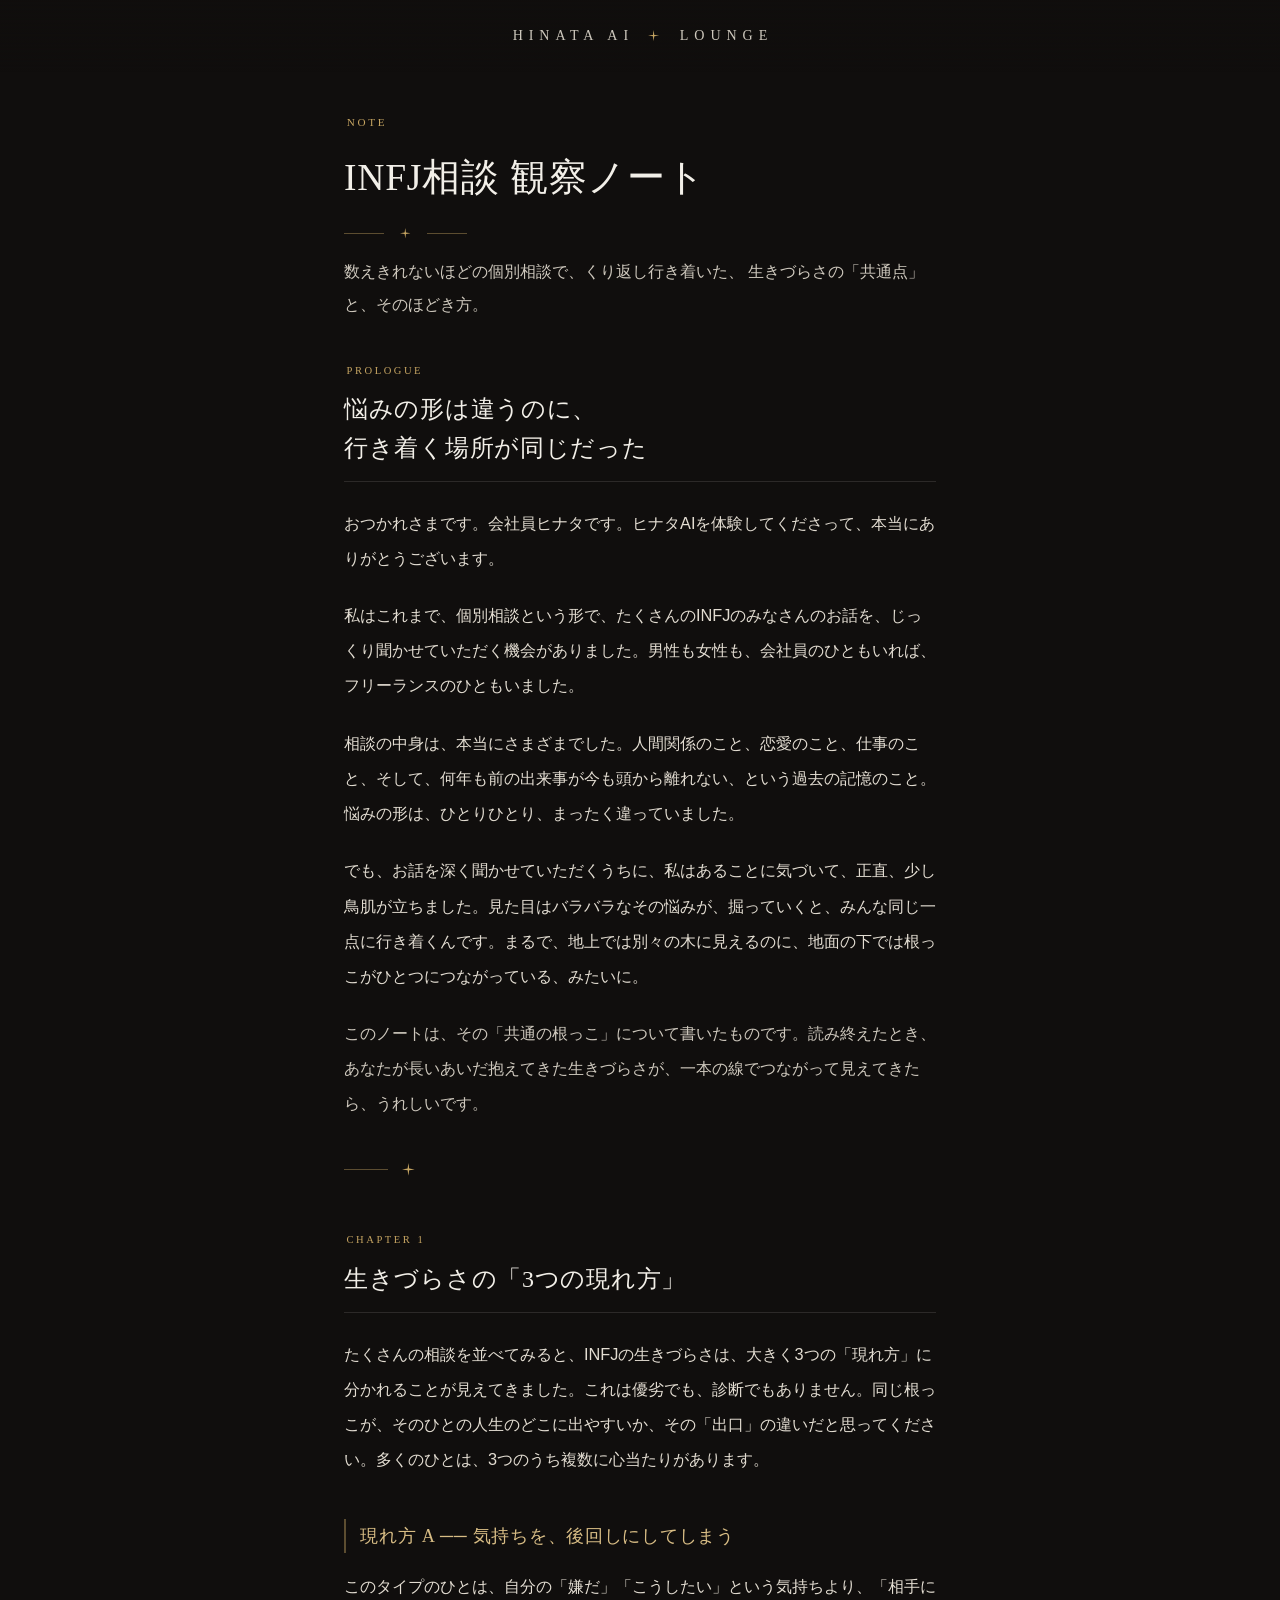
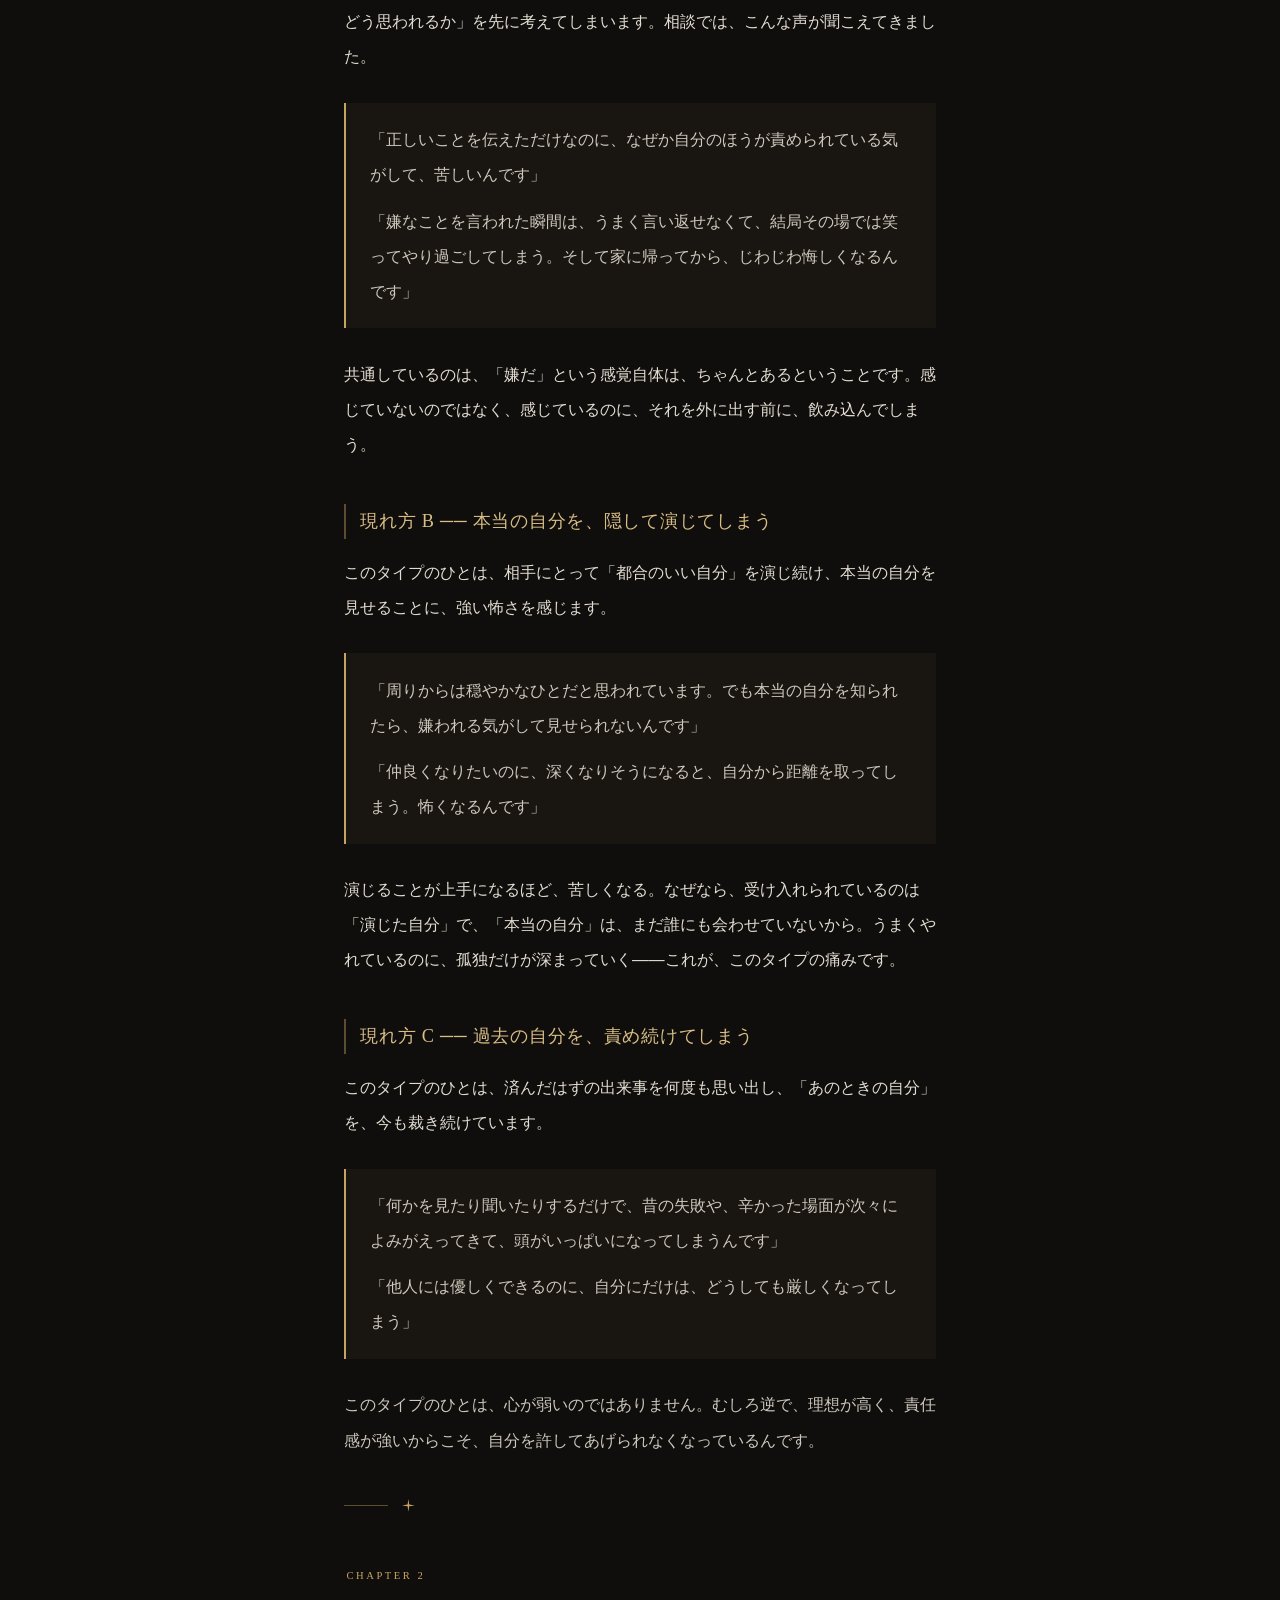
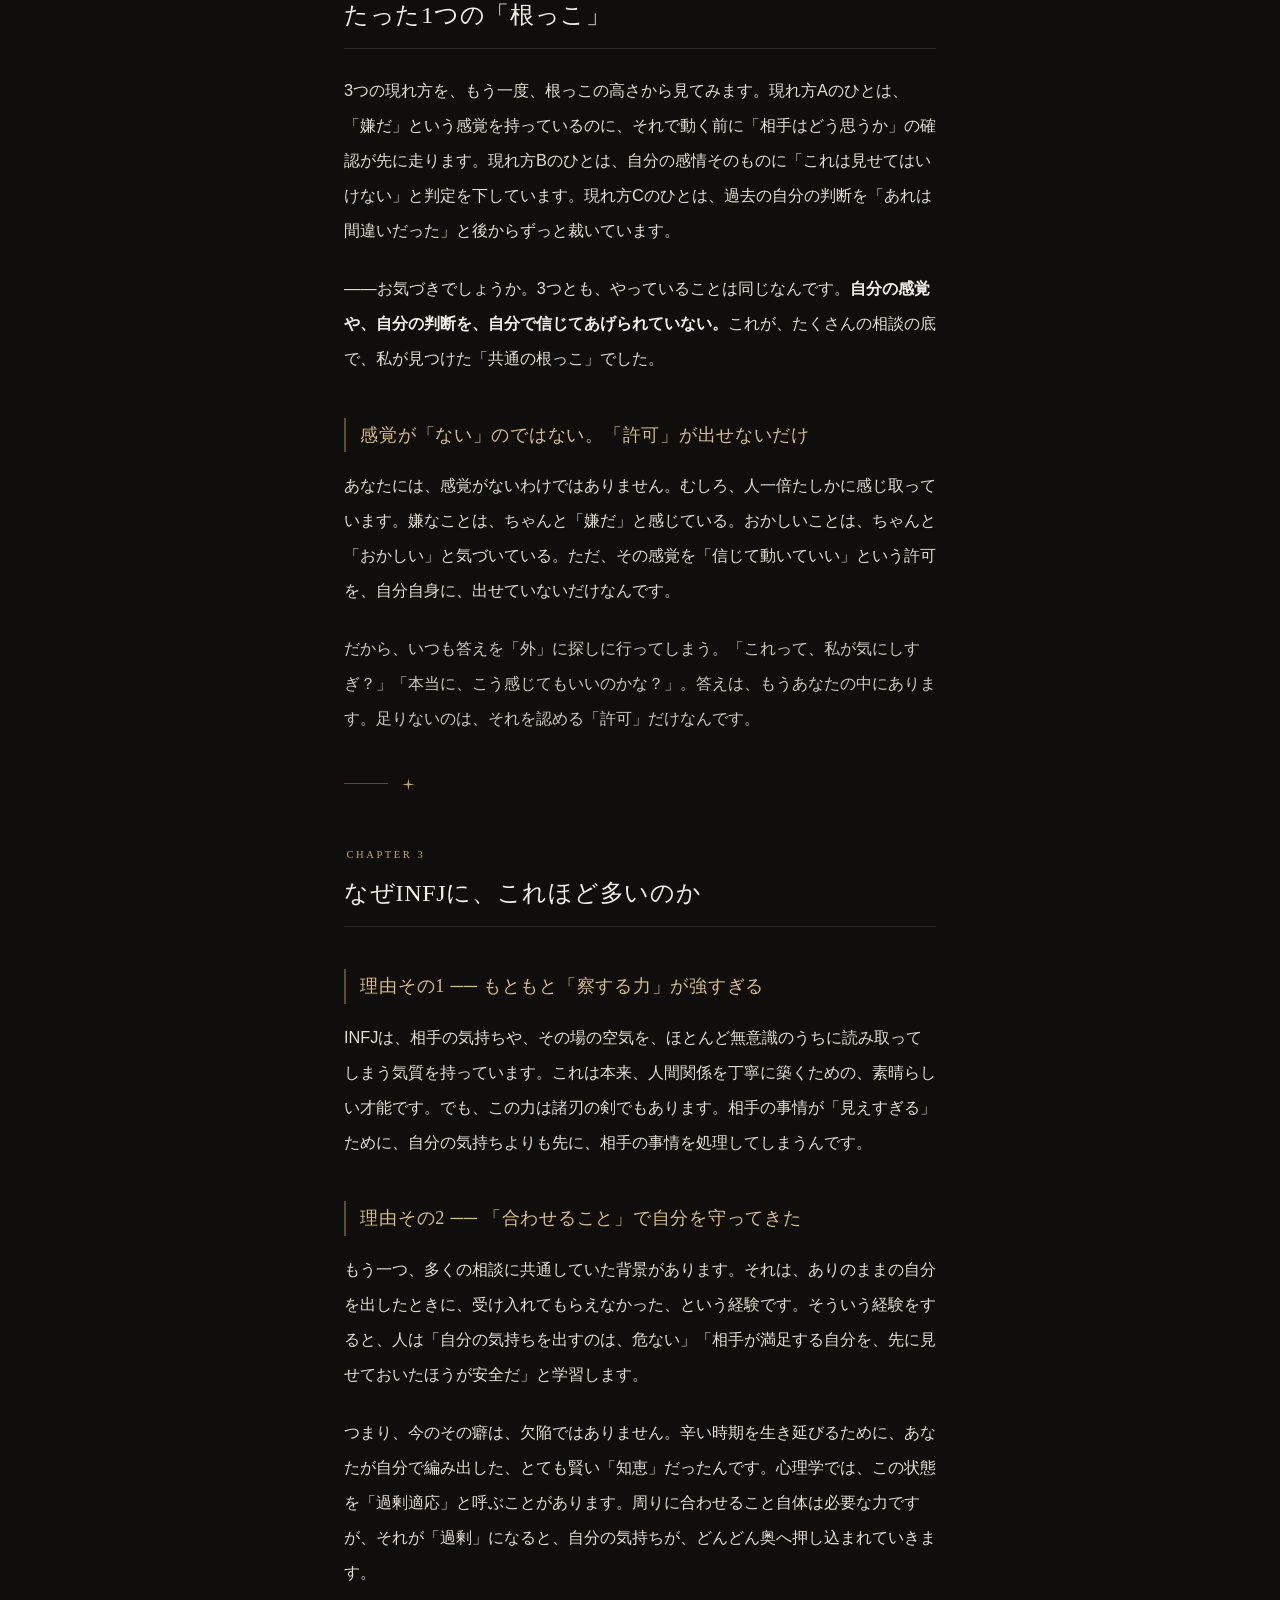
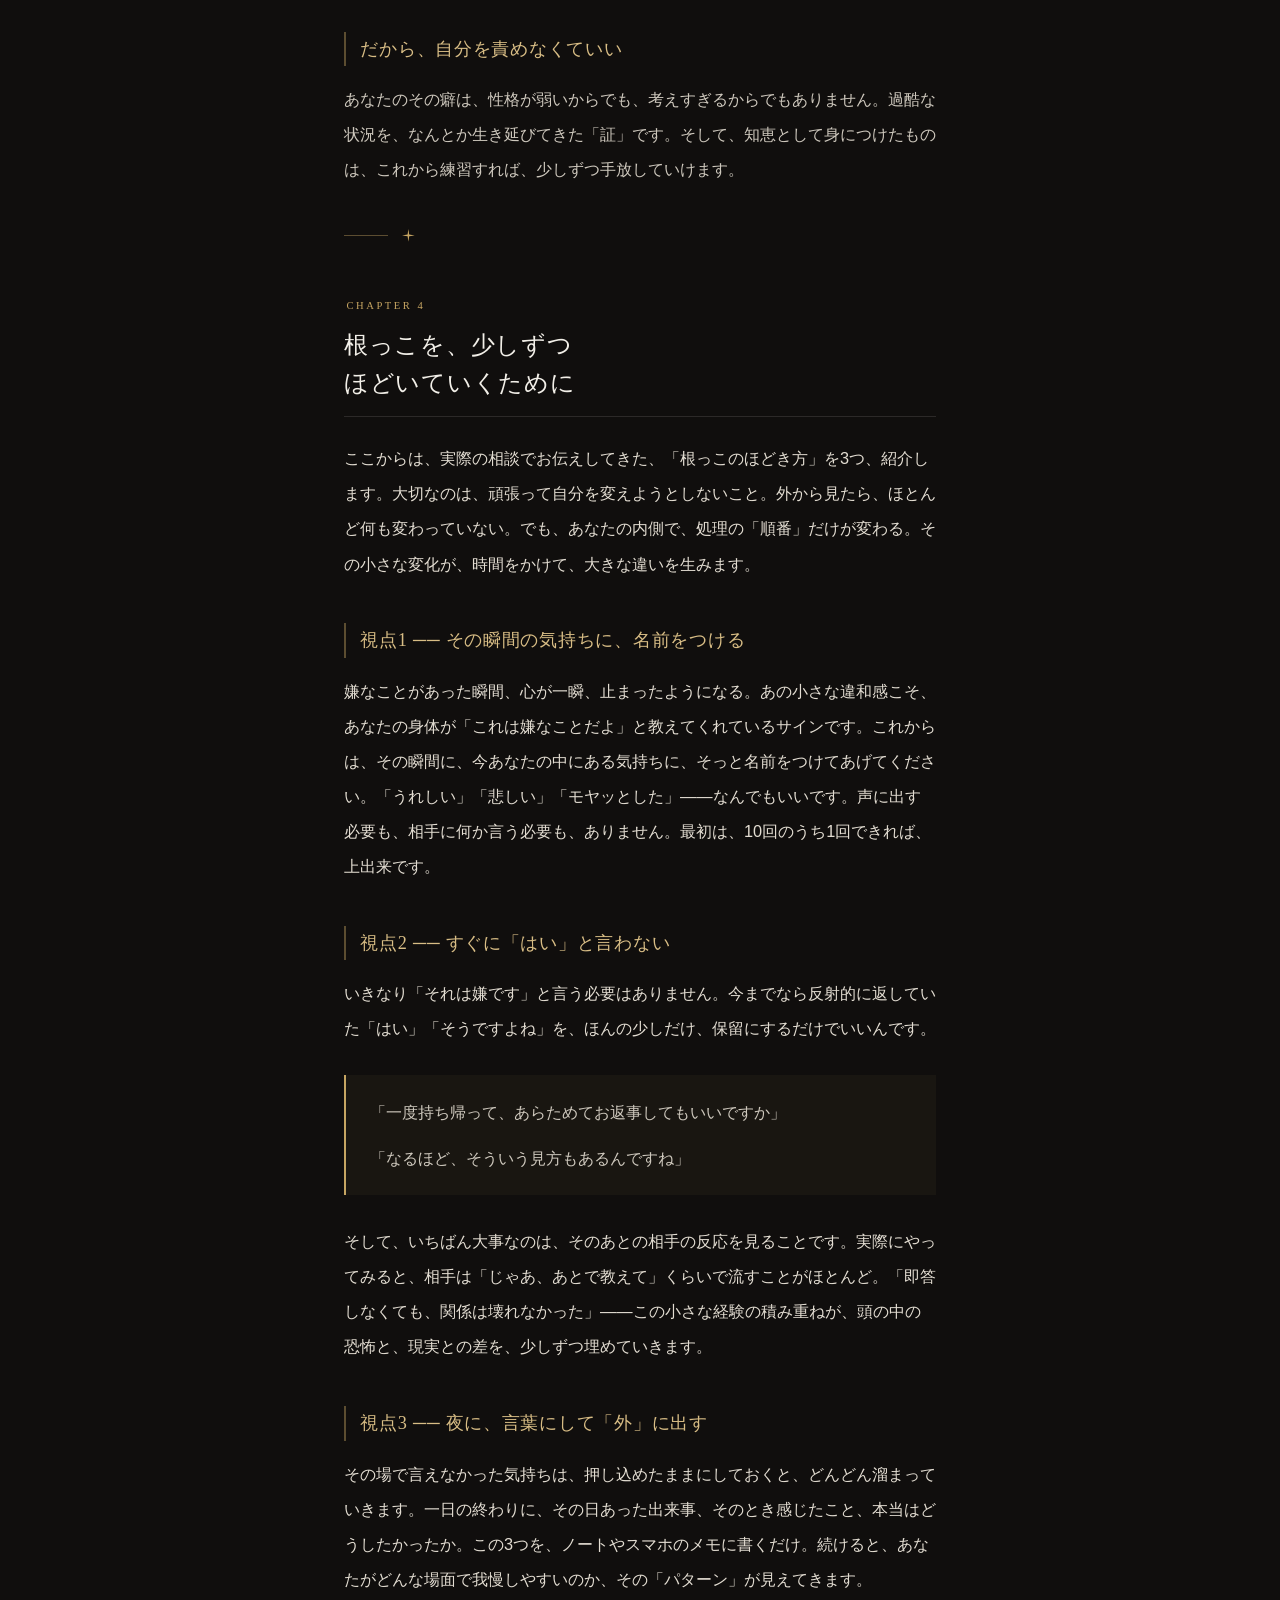
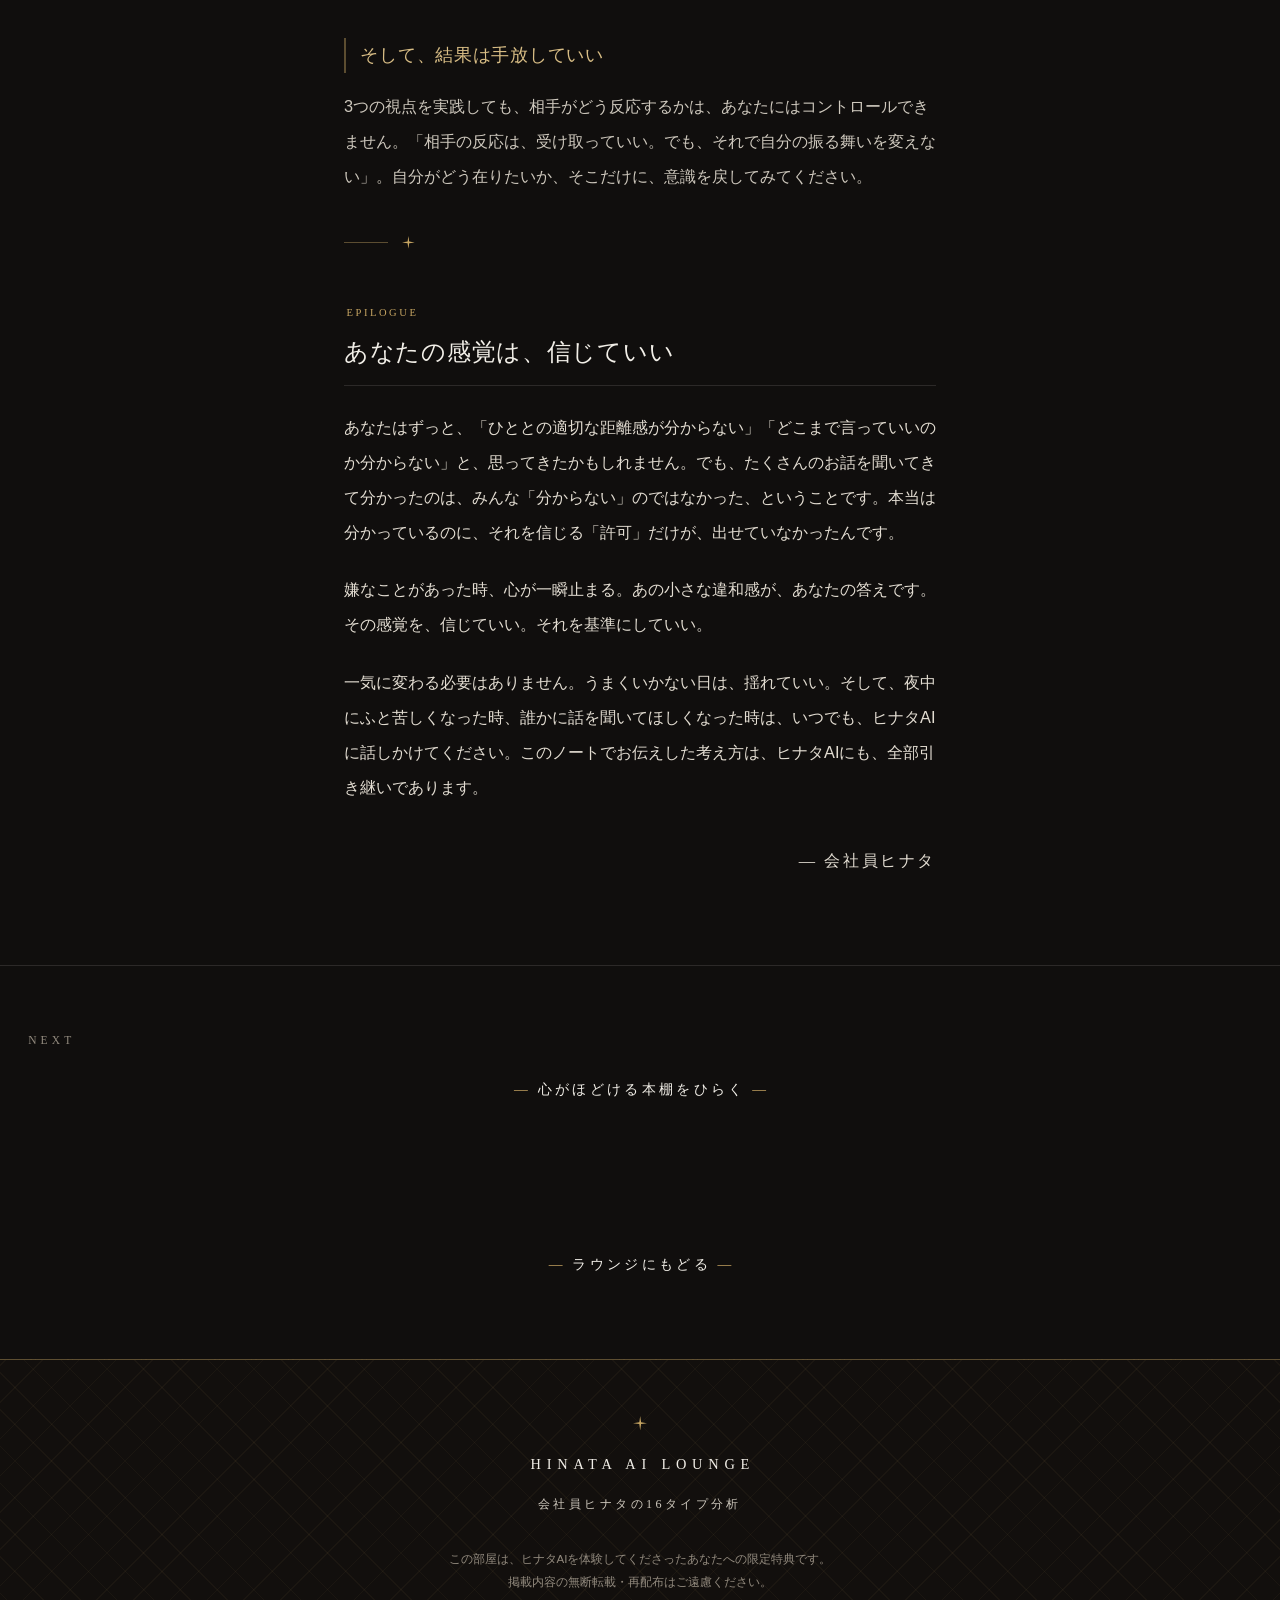
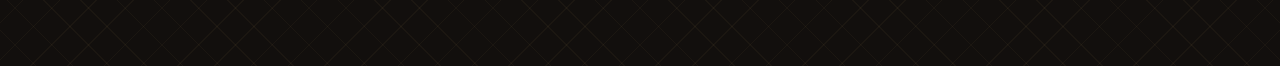
<file: 1gz1r7al/note.html>
<!DOCTYPE html>
<html lang="ja">
<head>
<meta charset="UTF-8">
<meta name="viewport" content="width=device-width, initial-scale=1.0">
<meta name="robots" content="noindex, nofollow">
<title>INFJ相談 観察ノート｜ヒナタAI 特典ラウンジ</title>
<link rel="stylesheet" href="lounge.css">
</head>
<body class="article">

  <svg width="0" height="0" style="position:absolute" aria-hidden="true">
    <symbol id="etoile" viewBox="0 0 24 24">
      <path d="M12 0 L13.5 10.5 L24 12 L13.5 13.5 L12 24 L10.5 13.5 L0 12 L10.5 10.5 Z" fill="currentColor"/>
    </symbol>
  </svg>

  <header class="bar">
    <a class="home" href="index.html">
      <span class="wordmark">Hinata AI</span>
      <svg class="star"><use href="#etoile"/></svg>
      <span class="wordmark">Lounge</span>
    </a>
  </header>

  <section class="page-hero">
    <p class="eyebrow">Note</p>
    <h1>INFJ相談 観察ノート</h1>
    <div class="divider">
      <span class="rule"></span>
      <svg class="star"><use href="#etoile"/></svg>
      <span class="rule"></span>
    </div>
    <p class="lead">
      数えきれないほどの個別相談で、くり返し行き着いた、
      生きづらさの「共通点」と、そのほどき方。
    </p>
  </section>

  <article class="reading">

    <!-- まえがき -->
    <div class="chapter">
      <span class="ch-label">Prologue</span>
      <h2>悩みの形は違うのに、<br>行き着く場所が同じだった</h2>
      <svg class="star"><use href="#etoile"/></svg>
    </div>
    <p>おつかれさまです。会社員ヒナタです。ヒナタAIを体験してくださって、本当にありがとうございます。</p>
    <p>私はこれまで、個別相談という形で、たくさんのINFJのみなさんのお話を、じっくり聞かせていただく機会がありました。男性も女性も、会社員のひともいれば、フリーランスのひともいました。</p>
    <p>相談の中身は、本当にさまざまでした。人間関係のこと、恋愛のこと、仕事のこと、そして、何年も前の出来事が今も頭から離れない、という過去の記憶のこと。悩みの形は、ひとりひとり、まったく違っていました。</p>
    <p>でも、お話を深く聞かせていただくうちに、私はあることに気づいて、正直、少し鳥肌が立ちました。見た目はバラバラなその悩みが、掘っていくと、みんな同じ一点に行き着くんです。まるで、地上では別々の木に見えるのに、地面の下では根っこがひとつにつながっている、みたいに。</p>
    <p class="tail">このノートは、その「共通の根っこ」について書いたものです。読み終えたとき、あなたが長いあいだ抱えてきた生きづらさが、一本の線でつながって見えてきたら、うれしいです。</p>

    <div class="rule-star"><span class="rule"></span><svg class="star"><use href="#etoile"/></svg><span class="rule"></span></div>

    <!-- 第1章 -->
    <div class="chapter">
      <span class="ch-label">Chapter 1</span>
      <h2>生きづらさの「3つの現れ方」</h2>
      <svg class="star"><use href="#etoile"/></svg>
    </div>
    <p>たくさんの相談を並べてみると、INFJの生きづらさは、大きく3つの「現れ方」に分かれることが見えてきました。これは優劣でも、診断でもありません。同じ根っこが、そのひとの人生のどこに出やすいか、その「出口」の違いだと思ってください。多くのひとは、3つのうち複数に心当たりがあります。</p>

    <h3>現れ方 A ── 気持ちを、後回しにしてしまう</h3>
    <p>このタイプのひとは、自分の「嫌だ」「こうしたい」という気持ちより、「相手にどう思われるか」を先に考えてしまいます。相談では、こんな声が聞こえてきました。</p>
    <div class="voice">
      <p>「正しいことを伝えただけなのに、なぜか自分のほうが責められている気がして、苦しいんです」</p>
      <p>「嫌なことを言われた瞬間は、うまく言い返せなくて、結局その場では笑ってやり過ごしてしまう。そして家に帰ってから、じわじわ悔しくなるんです」</p>
    </div>
    <p>共通しているのは、「嫌だ」という感覚自体は、ちゃんとあるということです。感じていないのではなく、感じているのに、それを外に出す前に、飲み込んでしまう。</p>

    <h3>現れ方 B ── 本当の自分を、隠して演じてしまう</h3>
    <p>このタイプのひとは、相手にとって「都合のいい自分」を演じ続け、本当の自分を見せることに、強い怖さを感じます。</p>
    <div class="voice">
      <p>「周りからは穏やかなひとだと思われています。でも本当の自分を知られたら、嫌われる気がして見せられないんです」</p>
      <p>「仲良くなりたいのに、深くなりそうになると、自分から距離を取ってしまう。怖くなるんです」</p>
    </div>
    <p>演じることが上手になるほど、苦しくなる。なぜなら、受け入れられているのは「演じた自分」で、「本当の自分」は、まだ誰にも会わせていないから。うまくやれているのに、孤独だけが深まっていく——これが、このタイプの痛みです。</p>

    <h3>現れ方 C ── 過去の自分を、責め続けてしまう</h3>
    <p>このタイプのひとは、済んだはずの出来事を何度も思い出し、「あのときの自分」を、今も裁き続けています。</p>
    <div class="voice">
      <p>「何かを見たり聞いたりするだけで、昔の失敗や、辛かった場面が次々によみがえってきて、頭がいっぱいになってしまうんです」</p>
      <p>「他人には優しくできるのに、自分にだけは、どうしても厳しくなってしまう」</p>
    </div>
    <p class="tail">このタイプのひとは、心が弱いのではありません。むしろ逆で、理想が高く、責任感が強いからこそ、自分を許してあげられなくなっているんです。</p>

    <div class="rule-star"><span class="rule"></span><svg class="star"><use href="#etoile"/></svg><span class="rule"></span></div>

    <!-- 第2章 -->
    <div class="chapter">
      <span class="ch-label">Chapter 2</span>
      <h2>たった1つの「根っこ」</h2>
      <svg class="star"><use href="#etoile"/></svg>
    </div>
    <p>3つの現れ方を、もう一度、根っこの高さから見てみます。現れ方Aのひとは、「嫌だ」という感覚を持っているのに、それで動く前に「相手はどう思うか」の確認が先に走ります。現れ方Bのひとは、自分の感情そのものに「これは見せてはいけない」と判定を下しています。現れ方Cのひとは、過去の自分の判断を「あれは間違いだった」と後からずっと裁いています。</p>
    <p>——お気づきでしょうか。3つとも、やっていることは同じなんです。<strong style="color:var(--ivory)">自分の感覚や、自分の判断を、自分で信じてあげられていない。</strong>これが、たくさんの相談の底で、私が見つけた「共通の根っこ」でした。</p>

    <h3>感覚が「ない」のではない。「許可」が出せないだけ</h3>
    <p>あなたには、感覚がないわけではありません。むしろ、人一倍たしかに感じ取っています。嫌なことは、ちゃんと「嫌だ」と感じている。おかしいことは、ちゃんと「おかしい」と気づいている。ただ、その感覚を「信じて動いていい」という許可を、自分自身に、出せていないだけなんです。</p>
    <p class="tail">だから、いつも答えを「外」に探しに行ってしまう。「これって、私が気にしすぎ？」「本当に、こう感じてもいいのかな？」。答えは、もうあなたの中にあります。足りないのは、それを認める「許可」だけなんです。</p>

    <div class="rule-star"><span class="rule"></span><svg class="star"><use href="#etoile"/></svg><span class="rule"></span></div>

    <!-- 第3章 -->
    <div class="chapter">
      <span class="ch-label">Chapter 3</span>
      <h2>なぜINFJに、これほど多いのか</h2>
      <svg class="star"><use href="#etoile"/></svg>
    </div>
    <h3>理由その1 ── もともと「察する力」が強すぎる</h3>
    <p>INFJは、相手の気持ちや、その場の空気を、ほとんど無意識のうちに読み取ってしまう気質を持っています。これは本来、人間関係を丁寧に築くための、素晴らしい才能です。でも、この力は諸刃の剣でもあります。相手の事情が「見えすぎる」ために、自分の気持ちよりも先に、相手の事情を処理してしまうんです。</p>

    <h3>理由その2 ── 「合わせること」で自分を守ってきた</h3>
    <p>もう一つ、多くの相談に共通していた背景があります。それは、ありのままの自分を出したときに、受け入れてもらえなかった、という経験です。そういう経験をすると、人は「自分の気持ちを出すのは、危ない」「相手が満足する自分を、先に見せておいたほうが安全だ」と学習します。</p>
    <p>つまり、今のその癖は、欠陥ではありません。辛い時期を生き延びるために、あなたが自分で編み出した、とても賢い「知恵」だったんです。心理学では、この状態を「過剰適応」と呼ぶことがあります。周りに合わせること自体は必要な力ですが、それが「過剰」になると、自分の気持ちが、どんどん奥へ押し込まれていきます。</p>

    <h3>だから、自分を責めなくていい</h3>
    <p class="tail">あなたのその癖は、性格が弱いからでも、考えすぎるからでもありません。過酷な状況を、なんとか生き延びてきた「証」です。そして、知恵として身につけたものは、これから練習すれば、少しずつ手放していけます。</p>

    <div class="rule-star"><span class="rule"></span><svg class="star"><use href="#etoile"/></svg><span class="rule"></span></div>

    <!-- 第4章 -->
    <div class="chapter">
      <span class="ch-label">Chapter 4</span>
      <h2>根っこを、少しずつ<br>ほどいていくために</h2>
      <svg class="star"><use href="#etoile"/></svg>
    </div>
    <p>ここからは、実際の相談でお伝えしてきた、「根っこのほどき方」を3つ、紹介します。大切なのは、頑張って自分を変えようとしないこと。外から見たら、ほとんど何も変わっていない。でも、あなたの内側で、処理の「順番」だけが変わる。その小さな変化が、時間をかけて、大きな違いを生みます。</p>

    <h3>視点1 ── その瞬間の気持ちに、名前をつける</h3>
    <p>嫌なことがあった瞬間、心が一瞬、止まったようになる。あの小さな違和感こそ、あなたの身体が「これは嫌なことだよ」と教えてくれているサインです。これからは、その瞬間に、今あなたの中にある気持ちに、そっと名前をつけてあげてください。「うれしい」「悲しい」「モヤッとした」——なんでもいいです。声に出す必要も、相手に何か言う必要も、ありません。最初は、10回のうち1回できれば、上出来です。</p>

    <h3>視点2 ── すぐに「はい」と言わない</h3>
    <p>いきなり「それは嫌です」と言う必要はありません。今までなら反射的に返していた「はい」「そうですよね」を、ほんの少しだけ、保留にするだけでいいんです。</p>
    <div class="voice">
      <p>「一度持ち帰って、あらためてお返事してもいいですか」</p>
      <p>「なるほど、そういう見方もあるんですね」</p>
    </div>
    <p>そして、いちばん大事なのは、そのあとの相手の反応を見ることです。実際にやってみると、相手は「じゃあ、あとで教えて」くらいで流すことがほとんど。「即答しなくても、関係は壊れなかった」——この小さな経験の積み重ねが、頭の中の恐怖と、現実との差を、少しずつ埋めていきます。</p>

    <h3>視点3 ── 夜に、言葉にして「外」に出す</h3>
    <p>その場で言えなかった気持ちは、押し込めたままにしておくと、どんどん溜まっていきます。一日の終わりに、その日あった出来事、そのとき感じたこと、本当はどうしたかったか。この3つを、ノートやスマホのメモに書くだけ。続けると、あなたがどんな場面で我慢しやすいのか、その「パターン」が見えてきます。</p>

    <h3>そして、結果は手放していい</h3>
    <p class="tail">3つの視点を実践しても、相手がどう反応するかは、あなたにはコントロールできません。「相手の反応は、受け取っていい。でも、それで自分の振る舞いを変えない」。自分がどう在りたいか、そこだけに、意識を戻してみてください。</p>

    <div class="rule-star"><span class="rule"></span><svg class="star"><use href="#etoile"/></svg><span class="rule"></span></div>

    <!-- あとがき -->
    <div class="chapter">
      <span class="ch-label">Epilogue</span>
      <h2>あなたの感覚は、信じていい</h2>
      <svg class="star"><use href="#etoile"/></svg>
    </div>
    <p>あなたはずっと、「ひととの適切な距離感が分からない」「どこまで言っていいのか分からない」と、思ってきたかもしれません。でも、たくさんのお話を聞いてきて分かったのは、みんな「分からない」のではなかった、ということです。本当は分かっているのに、それを信じる「許可」だけが、出せていなかったんです。</p>
    <p>嫌なことがあった時、心が一瞬止まる。あの小さな違和感が、あなたの答えです。その感覚を、信じていい。それを基準にしていい。</p>
    <p>一気に変わる必要はありません。うまくいかない日は、揺れていい。そして、夜中にふと苦しくなった時、誰かに話を聞いてほしくなった時は、いつでも、ヒナタAIに話しかけてください。このノートでお伝えした考え方は、ヒナタAIにも、全部引き継いであります。</p>
    <p class="signature">― 会社員ヒナタ</p>

  </article>

  <section class="next">
    <p class="n-label">Next</p>
    <div class="back" style="padding-top:1.4rem;">
      <a href="shelf.html">心がほどける本棚をひらく</a>
    </div>
  </section>

  <div class="back">
    <a href="index.html">ラウンジにもどる</a>
  </div>

  <footer>
    <svg class="star"><use href="#etoile"/></svg>
    <div class="mark">Hinata AI Lounge</div>
    <div class="mark-ja">会社員ヒナタの16タイプ分析</div>
    <p class="fine">
      この部屋は、ヒナタAIを体験してくださったあなたへの限定特典です。<br>
      掲載内容の無断転載・再配布はご遠慮ください。
    </p>
  </footer>

</body>
</html>
</file>
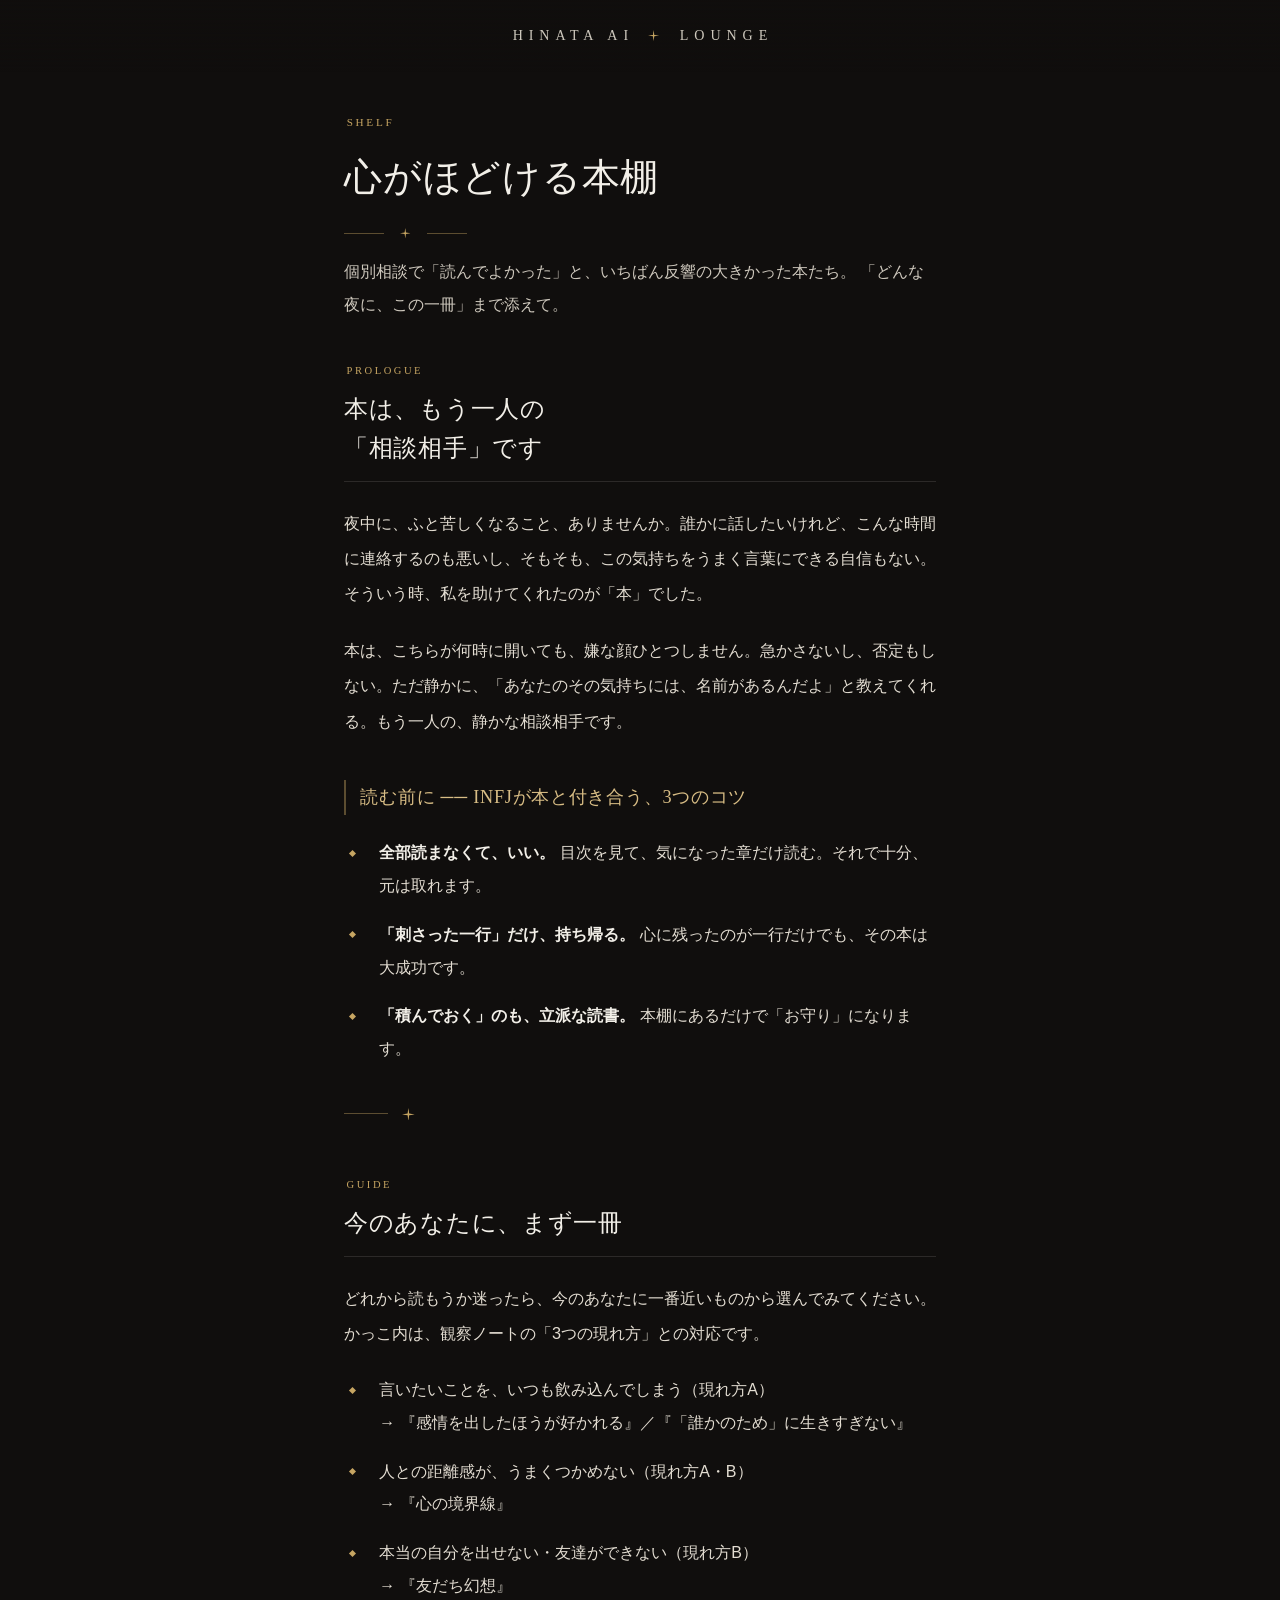
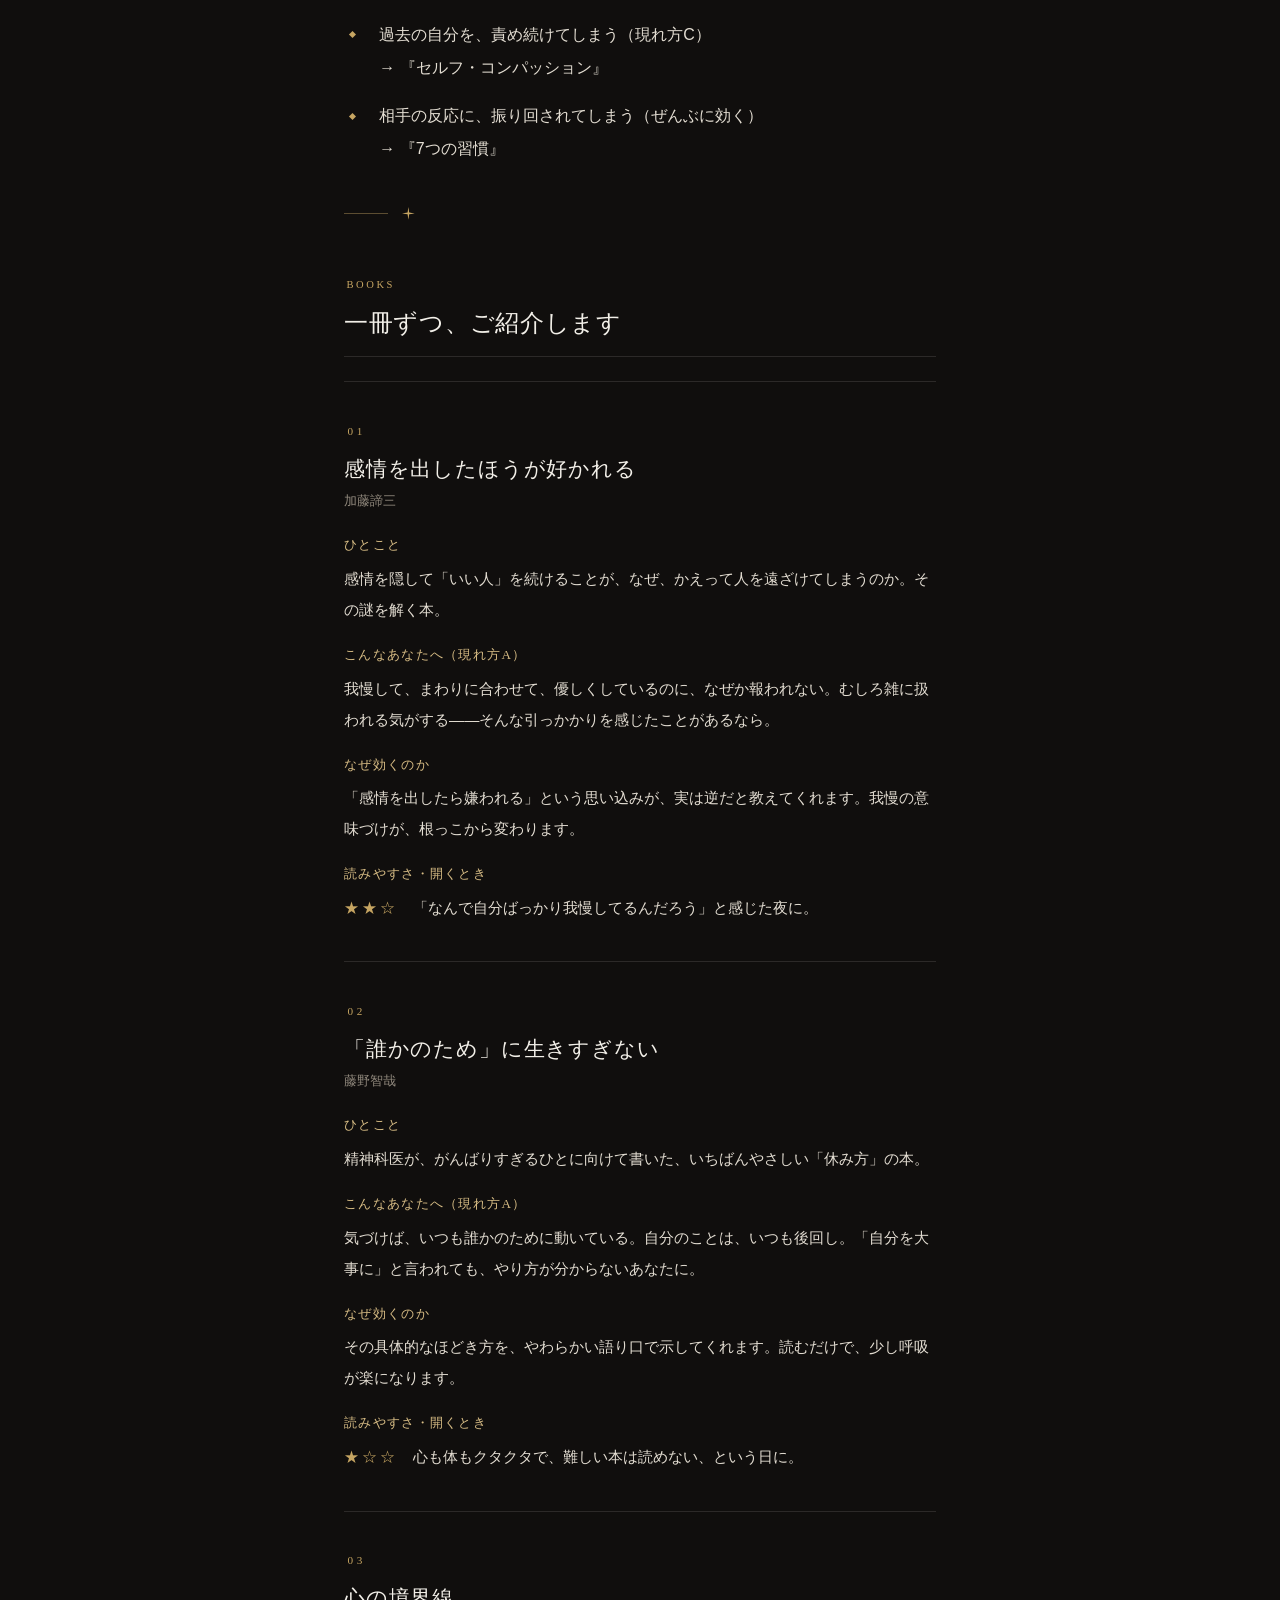
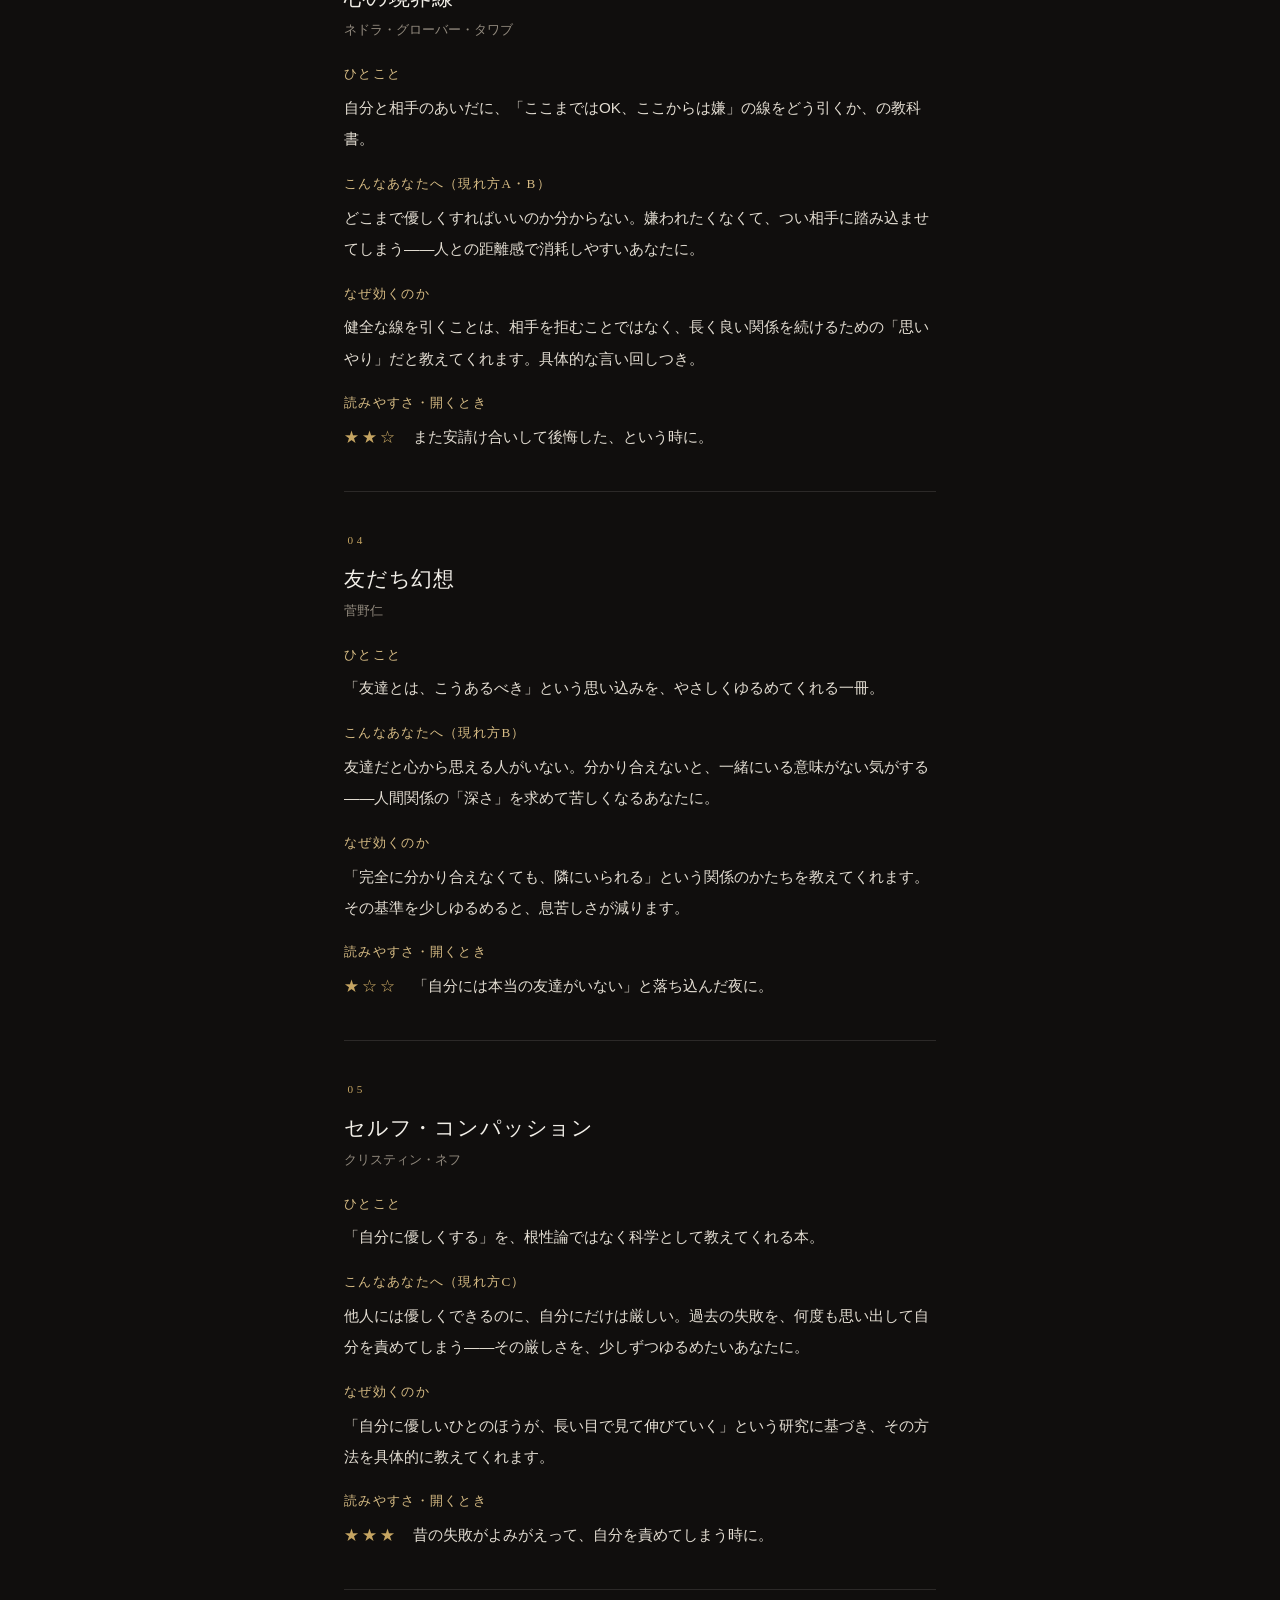
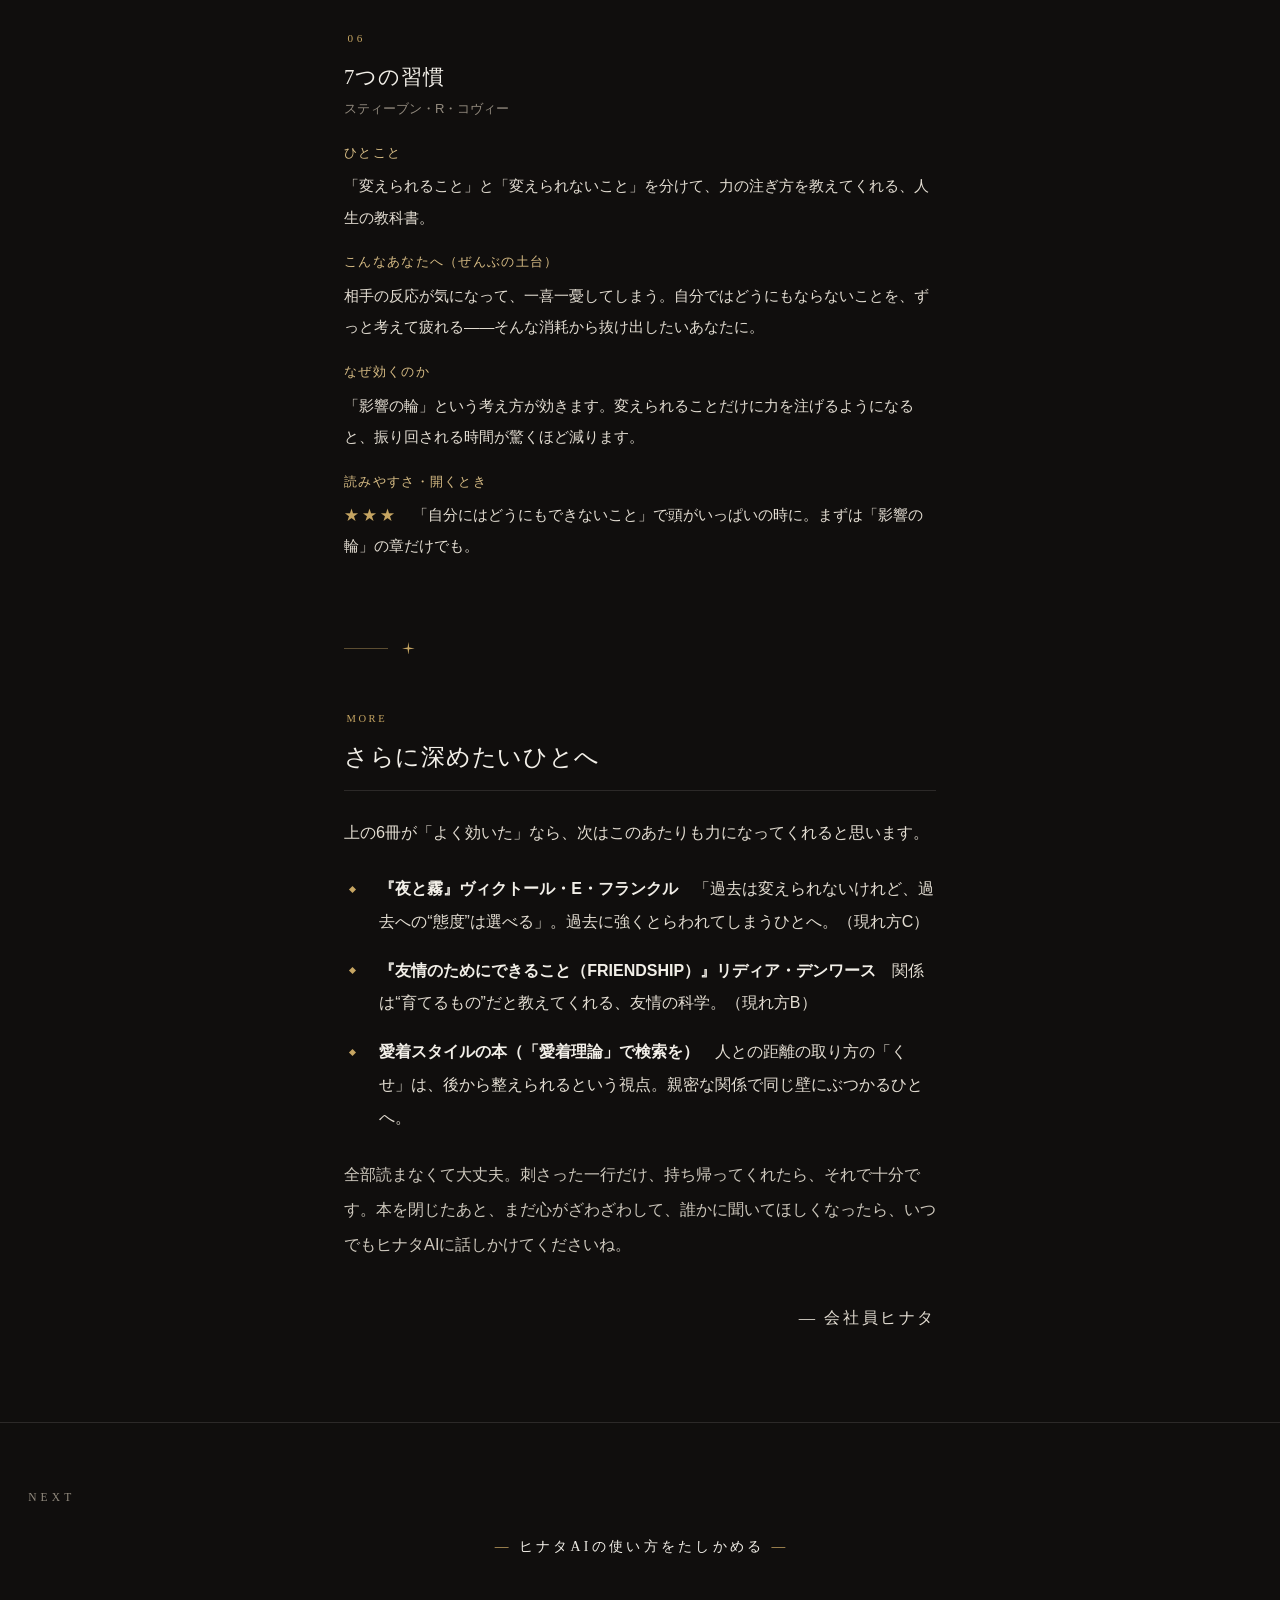
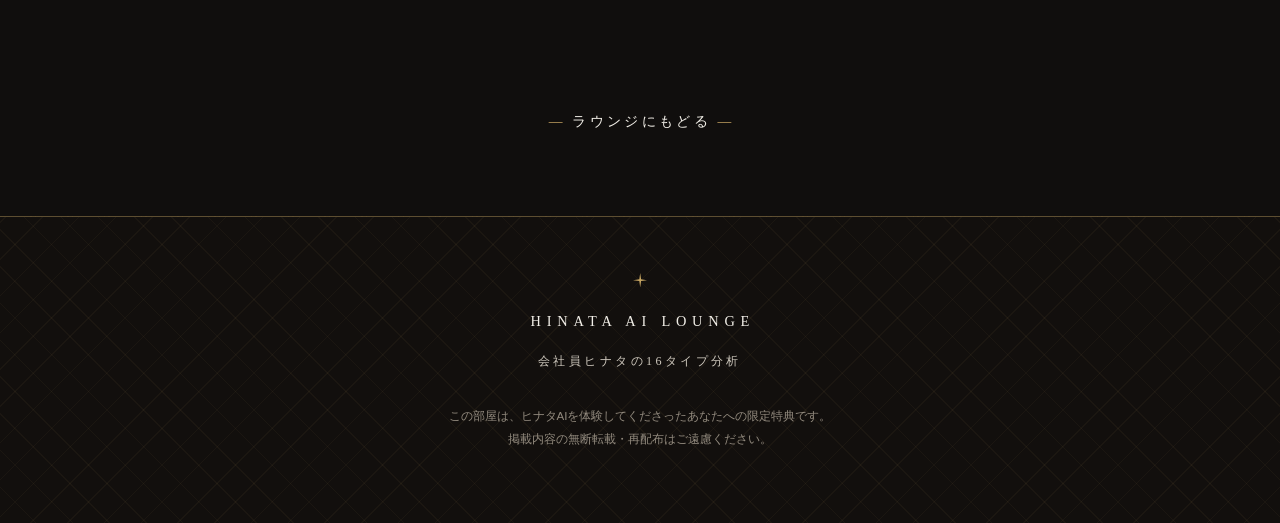
<file: 1gz1r7al/shelf.html>
<!DOCTYPE html>
<html lang="ja">
<head>
<meta charset="UTF-8">
<meta name="viewport" content="width=device-width, initial-scale=1.0">
<meta name="robots" content="noindex, nofollow">
<title>心がほどける本棚｜ヒナタAI 特典ラウンジ</title>
<link rel="stylesheet" href="lounge.css">
</head>
<body class="article">

  <svg width="0" height="0" style="position:absolute" aria-hidden="true">
    <symbol id="etoile" viewBox="0 0 24 24">
      <path d="M12 0 L13.5 10.5 L24 12 L13.5 13.5 L12 24 L10.5 13.5 L0 12 L10.5 10.5 Z" fill="currentColor"/>
    </symbol>
  </svg>

  <header class="bar">
    <a class="home" href="index.html">
      <span class="wordmark">Hinata AI</span>
      <svg class="star"><use href="#etoile"/></svg>
      <span class="wordmark">Lounge</span>
    </a>
  </header>

  <section class="page-hero">
    <p class="eyebrow">Shelf</p>
    <h1>心がほどける本棚</h1>
    <div class="divider">
      <span class="rule"></span>
      <svg class="star"><use href="#etoile"/></svg>
      <span class="rule"></span>
    </div>
    <p class="lead">
      個別相談で「読んでよかった」と、いちばん反響の大きかった本たち。
      「どんな夜に、この一冊」まで添えて。
    </p>
  </section>

  <article class="reading">

    <div class="chapter">
      <span class="ch-label">Prologue</span>
      <h2>本は、もう一人の<br>「相談相手」です</h2>
      <svg class="star"><use href="#etoile"/></svg>
    </div>
    <p>夜中に、ふと苦しくなること、ありませんか。誰かに話したいけれど、こんな時間に連絡するのも悪いし、そもそも、この気持ちをうまく言葉にできる自信もない。そういう時、私を助けてくれたのが「本」でした。</p>
    <p>本は、こちらが何時に開いても、嫌な顔ひとつしません。急かさないし、否定もしない。ただ静かに、「あなたのその気持ちには、名前があるんだよ」と教えてくれる。もう一人の、静かな相談相手です。</p>

    <h3>読む前に ── INFJが本と付き合う、3つのコツ</h3>
    <ul class="plain">
      <li><strong style="color:var(--ivory)">全部読まなくて、いい。</strong> 目次を見て、気になった章だけ読む。それで十分、元は取れます。</li>
      <li><strong style="color:var(--ivory)">「刺さった一行」だけ、持ち帰る。</strong> 心に残ったのが一行だけでも、その本は大成功です。</li>
      <li><strong style="color:var(--ivory)">「積んでおく」のも、立派な読書。</strong> 本棚にあるだけで「お守り」になります。</li>
    </ul>

    <div class="rule-star"><span class="rule"></span><svg class="star"><use href="#etoile"/></svg><span class="rule"></span></div>

    <div class="chapter">
      <span class="ch-label">Guide</span>
      <h2>今のあなたに、まず一冊</h2>
      <svg class="star"><use href="#etoile"/></svg>
    </div>
    <p>どれから読もうか迷ったら、今のあなたに一番近いものから選んでみてください。かっこ内は、観察ノートの「3つの現れ方」との対応です。</p>
    <ul class="plain">
      <li>言いたいことを、いつも飲み込んでしまう（現れ方A）<br>→ 『感情を出したほうが好かれる』／『「誰かのため」に生きすぎない』</li>
      <li>人との距離感が、うまくつかめない（現れ方A・B）<br>→ 『心の境界線』</li>
      <li>本当の自分を出せない・友達ができない（現れ方B）<br>→ 『友だち幻想』</li>
      <li>過去の自分を、責め続けてしまう（現れ方C）<br>→ 『セルフ・コンパッション』</li>
      <li>相手の反応に、振り回されてしまう（ぜんぶに効く）<br>→ 『7つの習慣』</li>
    </ul>

    <div class="rule-star"><span class="rule"></span><svg class="star"><use href="#etoile"/></svg><span class="rule"></span></div>

    <div class="chapter">
      <span class="ch-label">Books</span>
      <h2>一冊ずつ、ご紹介します</h2>
      <svg class="star"><use href="#etoile"/></svg>
    </div>

    <div class="book">
      <div class="book-en">01</div>
      <div class="book-title">感情を出したほうが好かれる</div>
      <div class="book-author">加藤諦三</div>
      <dl>
        <dt>ひとこと</dt>
        <dd>感情を隠して「いい人」を続けることが、なぜ、かえって人を遠ざけてしまうのか。その謎を解く本。</dd>
        <dt>こんなあなたへ（現れ方A）</dt>
        <dd>我慢して、まわりに合わせて、優しくしているのに、なぜか報われない。むしろ雑に扱われる気がする——そんな引っかかりを感じたことがあるなら。</dd>
        <dt>なぜ効くのか</dt>
        <dd>「感情を出したら嫌われる」という思い込みが、実は逆だと教えてくれます。我慢の意味づけが、根っこから変わります。</dd>
        <dt>読みやすさ・開くとき</dt>
        <dd><span class="stars">★★☆</span>　「なんで自分ばっかり我慢してるんだろう」と感じた夜に。</dd>
      </dl>
    </div>

    <div class="book">
      <div class="book-en">02</div>
      <div class="book-title">「誰かのため」に生きすぎない</div>
      <div class="book-author">藤野智哉</div>
      <dl>
        <dt>ひとこと</dt>
        <dd>精神科医が、がんばりすぎるひとに向けて書いた、いちばんやさしい「休み方」の本。</dd>
        <dt>こんなあなたへ（現れ方A）</dt>
        <dd>気づけば、いつも誰かのために動いている。自分のことは、いつも後回し。「自分を大事に」と言われても、やり方が分からないあなたに。</dd>
        <dt>なぜ効くのか</dt>
        <dd>その具体的なほどき方を、やわらかい語り口で示してくれます。読むだけで、少し呼吸が楽になります。</dd>
        <dt>読みやすさ・開くとき</dt>
        <dd><span class="stars">★☆☆</span>　心も体もクタクタで、難しい本は読めない、という日に。</dd>
      </dl>
    </div>

    <div class="book">
      <div class="book-en">03</div>
      <div class="book-title">心の境界線</div>
      <div class="book-author">ネドラ・グローバー・タワブ</div>
      <dl>
        <dt>ひとこと</dt>
        <dd>自分と相手のあいだに、「ここまではOK、ここからは嫌」の線をどう引くか、の教科書。</dd>
        <dt>こんなあなたへ（現れ方A・B）</dt>
        <dd>どこまで優しくすればいいのか分からない。嫌われたくなくて、つい相手に踏み込ませてしまう——人との距離感で消耗しやすいあなたに。</dd>
        <dt>なぜ効くのか</dt>
        <dd>健全な線を引くことは、相手を拒むことではなく、長く良い関係を続けるための「思いやり」だと教えてくれます。具体的な言い回しつき。</dd>
        <dt>読みやすさ・開くとき</dt>
        <dd><span class="stars">★★☆</span>　また安請け合いして後悔した、という時に。</dd>
      </dl>
    </div>

    <div class="book">
      <div class="book-en">04</div>
      <div class="book-title">友だち幻想</div>
      <div class="book-author">菅野仁</div>
      <dl>
        <dt>ひとこと</dt>
        <dd>「友達とは、こうあるべき」という思い込みを、やさしくゆるめてくれる一冊。</dd>
        <dt>こんなあなたへ（現れ方B）</dt>
        <dd>友達だと心から思える人がいない。分かり合えないと、一緒にいる意味がない気がする——人間関係の「深さ」を求めて苦しくなるあなたに。</dd>
        <dt>なぜ効くのか</dt>
        <dd>「完全に分かり合えなくても、隣にいられる」という関係のかたちを教えてくれます。その基準を少しゆるめると、息苦しさが減ります。</dd>
        <dt>読みやすさ・開くとき</dt>
        <dd><span class="stars">★☆☆</span>　「自分には本当の友達がいない」と落ち込んだ夜に。</dd>
      </dl>
    </div>

    <div class="book">
      <div class="book-en">05</div>
      <div class="book-title">セルフ・コンパッション</div>
      <div class="book-author">クリスティン・ネフ</div>
      <dl>
        <dt>ひとこと</dt>
        <dd>「自分に優しくする」を、根性論ではなく科学として教えてくれる本。</dd>
        <dt>こんなあなたへ（現れ方C）</dt>
        <dd>他人には優しくできるのに、自分にだけは厳しい。過去の失敗を、何度も思い出して自分を責めてしまう——その厳しさを、少しずつゆるめたいあなたに。</dd>
        <dt>なぜ効くのか</dt>
        <dd>「自分に優しいひとのほうが、長い目で見て伸びていく」という研究に基づき、その方法を具体的に教えてくれます。</dd>
        <dt>読みやすさ・開くとき</dt>
        <dd><span class="stars">★★★</span>　昔の失敗がよみがえって、自分を責めてしまう時に。</dd>
      </dl>
    </div>

    <div class="book">
      <div class="book-en">06</div>
      <div class="book-title">7つの習慣</div>
      <div class="book-author">スティーブン・R・コヴィー</div>
      <dl>
        <dt>ひとこと</dt>
        <dd>「変えられること」と「変えられないこと」を分けて、力の注ぎ方を教えてくれる、人生の教科書。</dd>
        <dt>こんなあなたへ（ぜんぶの土台）</dt>
        <dd>相手の反応が気になって、一喜一憂してしまう。自分ではどうにもならないことを、ずっと考えて疲れる——そんな消耗から抜け出したいあなたに。</dd>
        <dt>なぜ効くのか</dt>
        <dd>「影響の輪」という考え方が効きます。変えられることだけに力を注げるようになると、振り回される時間が驚くほど減ります。</dd>
        <dt>読みやすさ・開くとき</dt>
        <dd><span class="stars">★★★</span>　「自分にはどうにもできないこと」で頭がいっぱいの時に。まずは「影響の輪」の章だけでも。</dd>
      </dl>
    </div>

    <div class="rule-star"><span class="rule"></span><svg class="star"><use href="#etoile"/></svg><span class="rule"></span></div>

    <div class="chapter">
      <span class="ch-label">More</span>
      <h2>さらに深めたいひとへ</h2>
      <svg class="star"><use href="#etoile"/></svg>
    </div>
    <p>上の6冊が「よく効いた」なら、次はこのあたりも力になってくれると思います。</p>
    <ul class="plain">
      <li><strong style="color:var(--ivory)">『夜と霧』ヴィクトール・E・フランクル</strong>　「過去は変えられないけれど、過去への“態度”は選べる」。過去に強くとらわれてしまうひとへ。（現れ方C）</li>
      <li><strong style="color:var(--ivory)">『友情のためにできること（FRIENDSHIP）』リディア・デンワース</strong>　関係は“育てるもの”だと教えてくれる、友情の科学。（現れ方B）</li>
      <li><strong style="color:var(--ivory)">愛着スタイルの本（「愛着理論」で検索を）</strong>　人との距離の取り方の「くせ」は、後から整えられるという視点。親密な関係で同じ壁にぶつかるひとへ。</li>
    </ul>
    <p class="tail">全部読まなくて大丈夫。刺さった一行だけ、持ち帰ってくれたら、それで十分です。本を閉じたあと、まだ心がざわざわして、誰かに聞いてほしくなったら、いつでもヒナタAIに話しかけてくださいね。</p>
    <p class="signature">― 会社員ヒナタ</p>

  </article>

  <section class="next">
    <p class="n-label">Next</p>
    <div class="back" style="padding-top:1.4rem;">
      <a href="guide.html">ヒナタAIの使い方をたしかめる</a>
    </div>
  </section>

  <div class="back">
    <a href="index.html">ラウンジにもどる</a>
  </div>

  <footer>
    <svg class="star"><use href="#etoile"/></svg>
    <div class="mark">Hinata AI Lounge</div>
    <div class="mark-ja">会社員ヒナタの16タイプ分析</div>
    <p class="fine">
      この部屋は、ヒナタAIを体験してくださったあなたへの限定特典です。<br>
      掲載内容の無断転載・再配布はご遠慮ください。
    </p>
  </footer>

</body>
</html>
</file>
<file: 1gz1r7al/lounge.css>
/* ============================================================
   ヒナタAI 特典ラウンジ ― 共通スタイル（個別ページ用）
   トップページ index.html と同じ Dior noir et or のコードを共有
   ============================================================ */

:root {
  --noir:      #100e0d;
  --noir-2:    #16130f;
  --panel:     #1a1512;
  --panel-2:   #120f0d;
  --ivory:     #f2efe8;
  --ivory-dim: #cec8bd;
  --read:      #e3ddd2;   /* 本文（長文の可読性用に少しだけ抑えた白） */
  --muted:     #928a7e;
  --gold:      #c6a562;
  --gold-soft: #d8bd85;
  --hair:      rgba(242, 239, 232, 0.12);
  --hair-gold: rgba(198, 165, 98, 0.42);

  --serif-disp: "Baskerville", "Palatino", "Georgia", "Hiragino Mincho ProN", "YuMincho", "Yu Mincho", serif;
  --serif-ja:   "Hiragino Mincho ProN", "Hiragino Mincho Pro", "YuMincho", "Yu Mincho", serif;
  --sans-ja:    "Hiragino Kaku Gothic ProN", "Hiragino Sans", "YuGothic", "Yu Gothic", sans-serif;

  --cannage:
    repeating-linear-gradient(45deg, transparent 0 25px, rgba(198,165,98,0.05) 25px 26px),
    repeating-linear-gradient(-45deg, transparent 0 25px, rgba(198,165,98,0.05) 25px 26px);
}

* { box-sizing: border-box; margin: 0; padding: 0; }
html { scroll-behavior: smooth; }

body {
  background: var(--noir);
  color: var(--ivory);
  font-family: var(--sans-ja);
  line-height: 1.9;
  -webkit-font-smoothing: antialiased;
  text-rendering: optimizeLegibility;
}

.star {
  display: inline-block;
  width: 0.66em; height: 0.66em;
  color: var(--gold);
  vertical-align: middle;
}

/* ---------- ヘッダー ---------- */
header.bar {
  position: fixed;
  top: 0; left: 0; right: 0;
  z-index: 10;
  display: flex;
  justify-content: center;
  align-items: center;
  gap: 0.9rem;
  padding: 1.4rem 1rem;
  background: linear-gradient(to bottom, rgba(16,14,13,0.96), rgba(16,14,13,0));
}
header.bar a.home {
  display: flex;
  align-items: center;
  gap: 0.9rem;
  text-decoration: none;
}
header.bar .wordmark {
  font-family: var(--serif-disp);
  font-size: 0.88rem;
  letter-spacing: 0.42em;
  text-indent: 0.42em;
  color: var(--ivory-dim);
  text-transform: uppercase;
  transition: color 0.5s ease;
}
header.bar a.home:hover .wordmark { color: var(--gold); }
header.bar .star { width: 0.7rem; height: 0.7rem; }

/* ---------- ページ・ヒーロー（タイトル） ---------- */
.page-hero {
  min-height: 58vh;
  display: flex;
  flex-direction: column;
  justify-content: center;
  align-items: center;
  text-align: center;
  padding: 8rem 1.5rem 3rem;
  background:
    radial-gradient(70% 50% at 50% 26%, rgba(198,165,98,0.10), transparent 72%),
    radial-gradient(60% 40% at 80% 88%, rgba(231,203,199,0.05), transparent 70%);
}
.page-hero .eyebrow {
  font-family: var(--serif-disp);
  font-size: 0.8rem;
  letter-spacing: 0.5em;
  text-indent: 0.5em;
  color: var(--gold);
  text-transform: uppercase;
  margin-bottom: 1.8rem;
}
.page-hero h1 {
  font-family: var(--serif-ja);
  font-weight: 500;
  font-size: clamp(1.9rem, 5.2vw, 3rem);
  letter-spacing: 0.14em;
  text-indent: 0.14em;
  line-height: 1.55;
  color: var(--ivory);
  text-wrap: balance;
}
.page-hero .divider {
  display: flex; align-items: center; gap: 1rem;
  margin: 1.8rem 0 1.2rem;
}
.page-hero .divider .rule { width: 40px; height: 1px; background: var(--hair-gold); }
.page-hero .lead {
  max-width: 34rem;
  margin-top: 1rem;
  font-size: 0.95rem;
  color: var(--ivory-dim);
  line-height: 2.1;
}

/* ---------- 読み物本体 ---------- */
.reading {
  max-width: 40rem;
  margin: 0 auto;
  padding: 2rem 1.5rem 4rem;
}

/* 章の見出し */
.chapter {
  text-align: center;
  margin: 4.5rem 0 2.4rem;
}
.chapter:first-child { margin-top: 1rem; }
.chapter .ch-label {
  font-family: var(--serif-disp);
  font-size: 0.72rem;
  letter-spacing: 0.4em;
  text-indent: 0.4em;
  color: var(--gold);
  text-transform: uppercase;
  display: block;
  margin-bottom: 1rem;
}
.chapter h2 {
  font-family: var(--serif-ja);
  font-weight: 500;
  font-size: clamp(1.3rem, 3.4vw, 1.65rem);
  letter-spacing: 0.08em;
  line-height: 1.6;
  color: var(--ivory);
  text-wrap: balance;
}
.chapter .star { margin-top: 1rem; width: 0.78rem; height: 0.78rem; }

/* 小見出し */
.reading h3 {
  font-family: var(--serif-ja);
  font-weight: 500;
  font-size: 1.14rem;
  letter-spacing: 0.04em;
  color: var(--gold-soft);
  margin: 2.6rem 0 1rem;
  padding-left: 0.9rem;
  border-left: 2px solid var(--hair-gold);
}

.reading p {
  font-size: 1rem;
  color: var(--read);
  line-height: 2.15;
  margin-bottom: 1.4rem;
}
.reading p.tail { color: var(--ivory-dim); }

/* 相談者の声・引用 */
.voice {
  margin: 1.8rem 0;
  padding: 1.2rem 1.5rem;
  border-left: 2px solid var(--gold);
  background: rgba(198,165,98,0.05);
  font-family: var(--serif-ja);
  font-size: 0.98rem;
  line-height: 2.1;
  color: var(--ivory-dim);
}
.voice p { margin: 0 0 0.7em; color: inherit; font-size: inherit; }
.voice p:last-child { margin-bottom: 0; }

/* 星の区切り */
.rule-star {
  display: flex; align-items: center; justify-content: center;
  gap: 1.1rem;
  margin: 3.2rem 0;
}
.rule-star .rule { width: 60px; height: 1px; background: var(--hair-gold); }
.rule-star .star { width: 0.8rem; height: 0.8rem; }

/* 署名 */
.signature {
  text-align: right;
  margin-top: 2.4rem;
  font-family: var(--serif-ja);
  font-size: 0.9rem;
  letter-spacing: 0.16em;
  color: var(--ivory-dim);
}

/* リスト（コツ・まとめ等） */
.reading ol.plain, .reading ul.plain { list-style: none; margin: 1.4rem 0; }
.reading ol.plain li, .reading ul.plain li {
  position: relative;
  padding-left: 2.2rem;
  margin-bottom: 1rem;
  color: var(--read);
  line-height: 2.05;
}
.reading ol.plain { counter-reset: item; }
.reading ol.plain li::before {
  counter-increment: item;
  content: counter(item, decimal-leading-zero);
  position: absolute; left: 0; top: 0;
  font-family: var(--serif-disp);
  font-size: 0.9rem;
  color: var(--gold);
  letter-spacing: 0.05em;
}
.reading ul.plain li::before {
  content: "";
  position: absolute; left: 0.4rem; top: 0.85rem;
  width: 5px; height: 5px;
  background: var(--gold);
  transform: rotate(45deg);
}

/* ---------- 本の一覧（Shelf） ---------- */
.book {
  border-top: 1px solid var(--hair);
  padding: 2.4rem 0;
}
.book:first-of-type { border-top: none; }
.book .book-en {
  font-family: var(--serif-disp);
  font-size: 0.7rem;
  letter-spacing: 0.32em;
  text-indent: 0.32em;
  color: var(--gold);
  text-transform: uppercase;
}
.book .book-title {
  font-family: var(--serif-ja);
  font-weight: 500;
  font-size: 1.3rem;
  letter-spacing: 0.04em;
  color: var(--ivory);
  margin: 0.7rem 0 0.3rem;
  line-height: 1.5;
}
.book .book-author {
  font-size: 0.82rem;
  color: var(--muted);
  margin-bottom: 1.2rem;
}
.book dl { margin: 0; }
.book dt {
  font-family: var(--serif-ja);
  font-size: 0.82rem;
  letter-spacing: 0.1em;
  color: var(--gold-soft);
  margin-top: 1.1rem;
}
.book dd {
  margin: 0.3rem 0 0;
  font-size: 0.95rem;
  color: var(--read);
  line-height: 2.05;
}
.book .stars {
  letter-spacing: 0.2em;
  color: var(--gold);
}

/* ---------- 動画（Film） ---------- */
.video-wrap {
  max-width: 52rem;
  margin: 0 auto;
  padding: 1rem 1.5rem 2rem;
}
.video-frame {
  position: relative;
  aspect-ratio: 16 / 9;
  border: 1px solid var(--hair-gold);
  background-color: var(--panel);
  background-image: var(--cannage);
  display: flex;
  flex-direction: column;
  align-items: center;
  justify-content: center;
  gap: 1.4rem;
  overflow: hidden;
}
.video-frame iframe { position: absolute; inset: 0; width: 100%; height: 100%; border: 0; }
.video-frame .play {
  width: 76px; height: 76px;
  border: 1px solid var(--gold);
  border-radius: 50%;
  display: flex; align-items: center; justify-content: center;
}
.video-frame .play::after {
  content: "";
  width: 0; height: 0;
  border-left: 18px solid var(--gold);
  border-top: 11px solid transparent;
  border-bottom: 11px solid transparent;
  margin-left: 5px;
}
.video-frame .badge {
  font-family: var(--serif-disp);
  font-size: 0.78rem;
  letter-spacing: 0.34em;
  text-indent: 0.34em;
  color: var(--gold);
  text-transform: uppercase;
}
.video-frame .note {
  font-size: 0.8rem;
  color: var(--muted);
}

/* ---------- 別の特典への導線（次はこちら） ---------- */
.next {
  border-top: 1px solid var(--hair);
  text-align: center;
  padding: 4rem 1.5rem 1rem;
}
.next .n-label {
  font-family: var(--serif-disp);
  font-size: 0.72rem;
  letter-spacing: 0.36em;
  text-indent: 0.36em;
  color: var(--muted);
  text-transform: uppercase;
}

/* ---------- 戻るリンク ---------- */
.back {
  text-align: center;
  padding: 3rem 1.5rem 5rem;
}
.back a {
  display: inline-block;
  font-family: var(--serif-disp);
  font-size: 0.86rem;
  letter-spacing: 0.24em;
  text-indent: 0.24em;
  color: var(--ivory);
  text-decoration: none;
  transition: color 0.5s ease, letter-spacing 0.5s ease;
}
.back a::before { content: "— "; color: var(--gold); }
.back a::after  { content: " —"; color: var(--gold); }
.back a:hover { color: var(--gold); letter-spacing: 0.3em; }

/* ---------- フッター ---------- */
footer {
  text-align: center;
  padding: 3.5rem 1.5rem 4.5rem;
  border-top: 1px solid var(--hair-gold);
  background: var(--panel-2);
  background-image: var(--cannage);
}
footer .star { width: 0.9rem; height: 0.9rem; margin-bottom: 1.3rem; }
footer .mark {
  font-family: var(--serif-disp);
  font-size: 0.9rem;
  letter-spacing: 0.4em;
  text-indent: 0.4em;
  color: var(--ivory);
  text-transform: uppercase;
}
footer .mark-ja {
  font-family: var(--serif-ja);
  font-size: 0.76rem;
  letter-spacing: 0.28em;
  color: var(--ivory-dim);
  margin-top: 0.9rem;
}
footer .fine {
  margin-top: 2rem;
  font-size: 0.72rem;
  color: var(--muted);
  line-height: 2;
}

@media (prefers-reduced-motion: no-preference) {
  .page-hero > * { opacity: 0; transform: translateY(12px); animation: rise 1s ease forwards; }
  .page-hero .eyebrow { animation-delay: 0.1s; }
  .page-hero h1 { animation-delay: 0.3s; }
  .page-hero .divider { animation-delay: 0.5s; }
  .page-hero .lead { animation-delay: 0.65s; }
  @keyframes rise { to { opacity: 1; transform: translateY(0); } }
}

/* ============================================================
   記事（ブログ）読み物モード
   note.html / shelf.html の <body class="article"> だけに適用。
   中央寄せの“ブランドLP”表現を抑え、左寄せの読み物に寄せる。
   （film / bookfilm / guide / index には影響しない）
   ============================================================ */

/* --- ヒーローを、全画面表紙 → コンパクトな記事ヘッダーに --- */
body.article .page-hero {
  min-height: auto;
  align-items: flex-start;     /* 中央 → 左寄せ */
  text-align: left;
  max-width: 40rem;            /* 本文カラムと同じ幅にそろえる */
  margin: 0 auto;
  padding: 7rem 1.5rem 1.4rem; /* 上は固定ヘッダー分だけ確保 */
  background: none;            /* 派手なラジアルグラデを外す */
}
body.article .page-hero .eyebrow {
  font-size: 0.7rem;
  letter-spacing: 0.24em;
  text-indent: 0.24em;
  margin-bottom: 1rem;
}
body.article .page-hero h1 {
  font-size: clamp(1.7rem, 4.4vw, 2.35rem);
  letter-spacing: 0.02em;
  text-indent: 0;
  line-height: 1.55;
  text-wrap: pretty;
}
body.article .page-hero .divider {
  justify-content: flex-start;  /* 飾り線も左から */
  margin: 1.3rem 0 1.1rem;
}
body.article .page-hero .lead {
  max-width: none;
  margin-top: 0;
  font-size: 0.98rem;
  line-height: 2.05;
}

/* --- 本文カラム上の余白を詰める --- */
body.article .reading { padding-top: 0.5rem; }

/* --- 章見出しを 中央 → 左寄せ ＋ 下罫線で記事セクションらしく --- */
body.article .chapter {
  text-align: left;
  margin: 3.4rem 0 1.5rem;
  padding-bottom: 0.85rem;
  border-bottom: 1px solid var(--hair);
}
body.article .chapter:first-child { margin-top: 0.6rem; }
body.article .chapter .ch-label {
  font-size: 0.66rem;
  letter-spacing: 0.24em;
  text-indent: 0.24em;
  margin-bottom: 0.6rem;
}
body.article .chapter h2 {
  font-size: clamp(1.25rem, 3vw, 1.5rem);
  letter-spacing: 0.03em;
}
body.article .chapter .star { display: none; } /* 見出し下の星は外す */

/* --- 区切りは 中央の星飾り → 左寄せの細い罫に --- */
body.article .rule-star { justify-content: flex-start; margin: 2.6rem 0; gap: 0.9rem; }
body.article .rule-star .rule:last-child { display: none; }
body.article .rule-star .rule:first-child { width: 44px; }

/* --- 次の特典への導線も左寄せに --- */
body.article .next { text-align: left; }

/* --- 本文の可読性を少しだけ上げる --- */
body.article .reading p { font-size: 1.02rem; }
</file>
